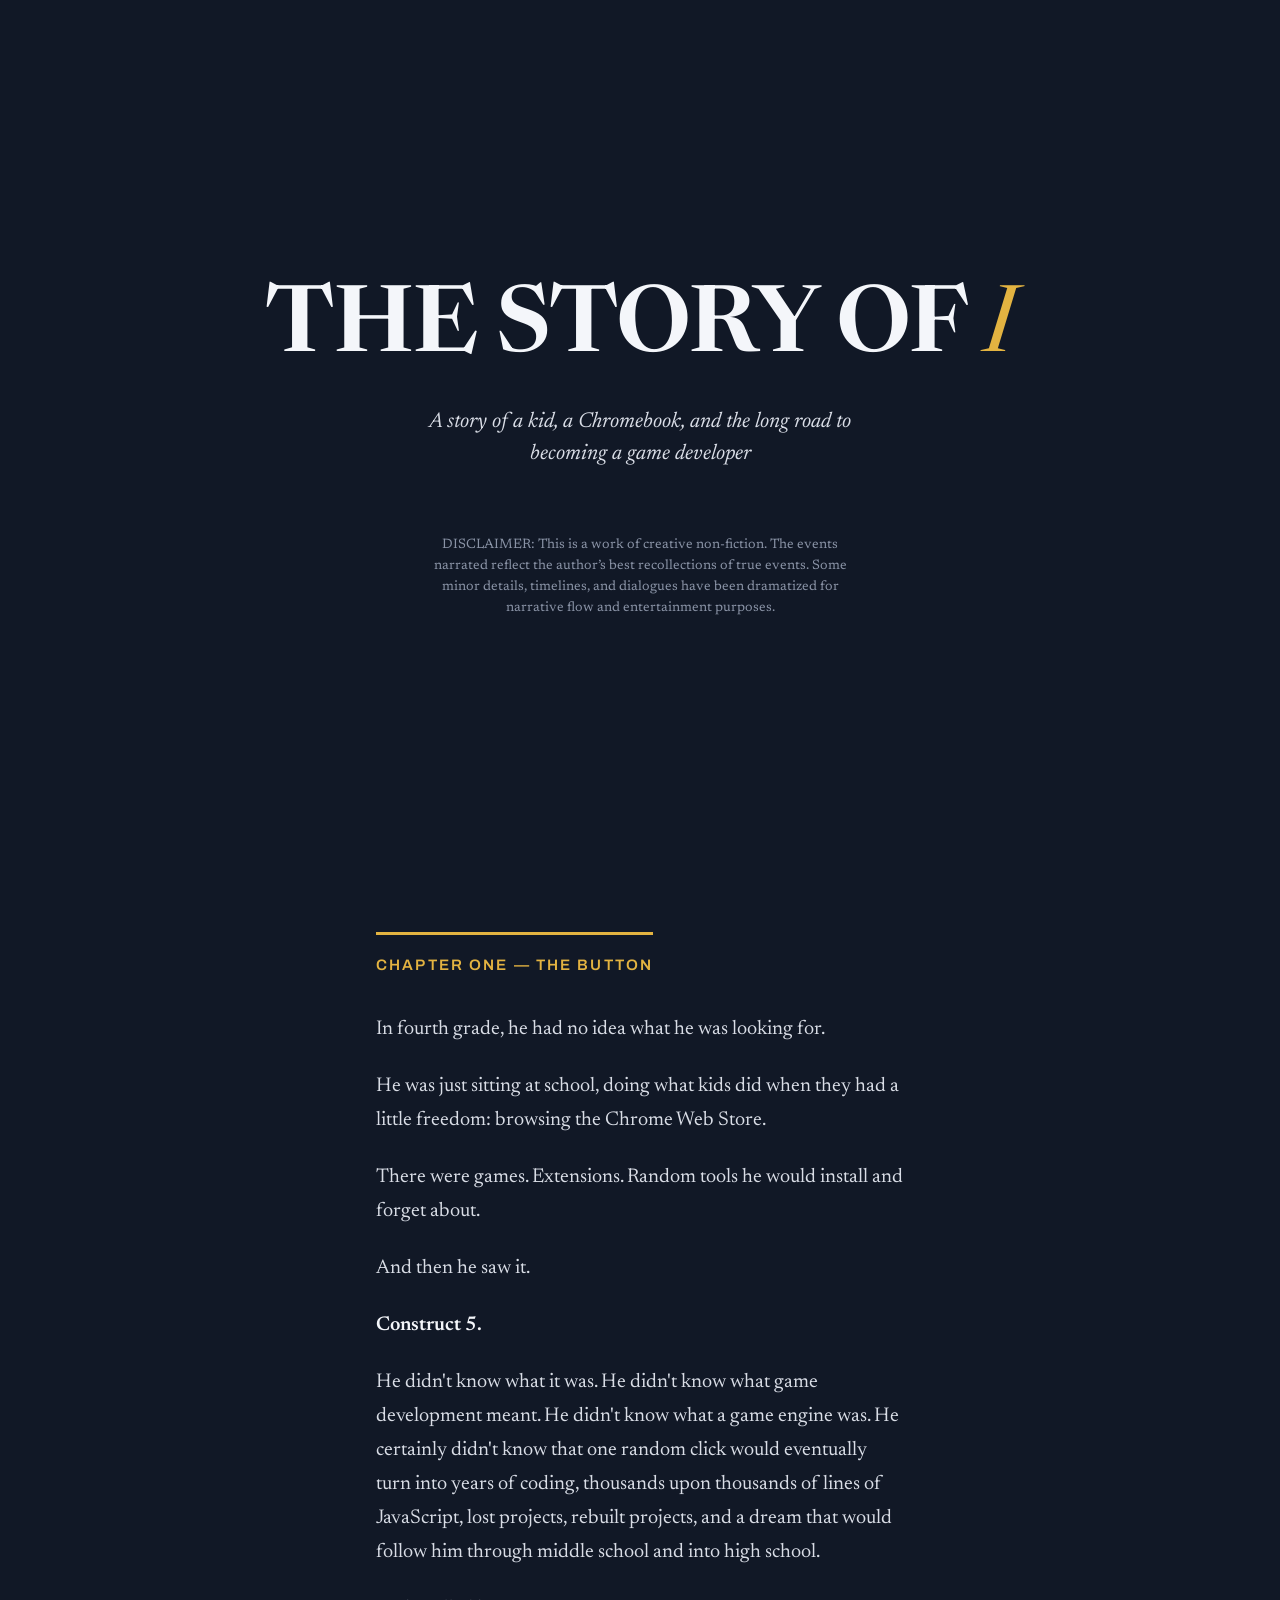
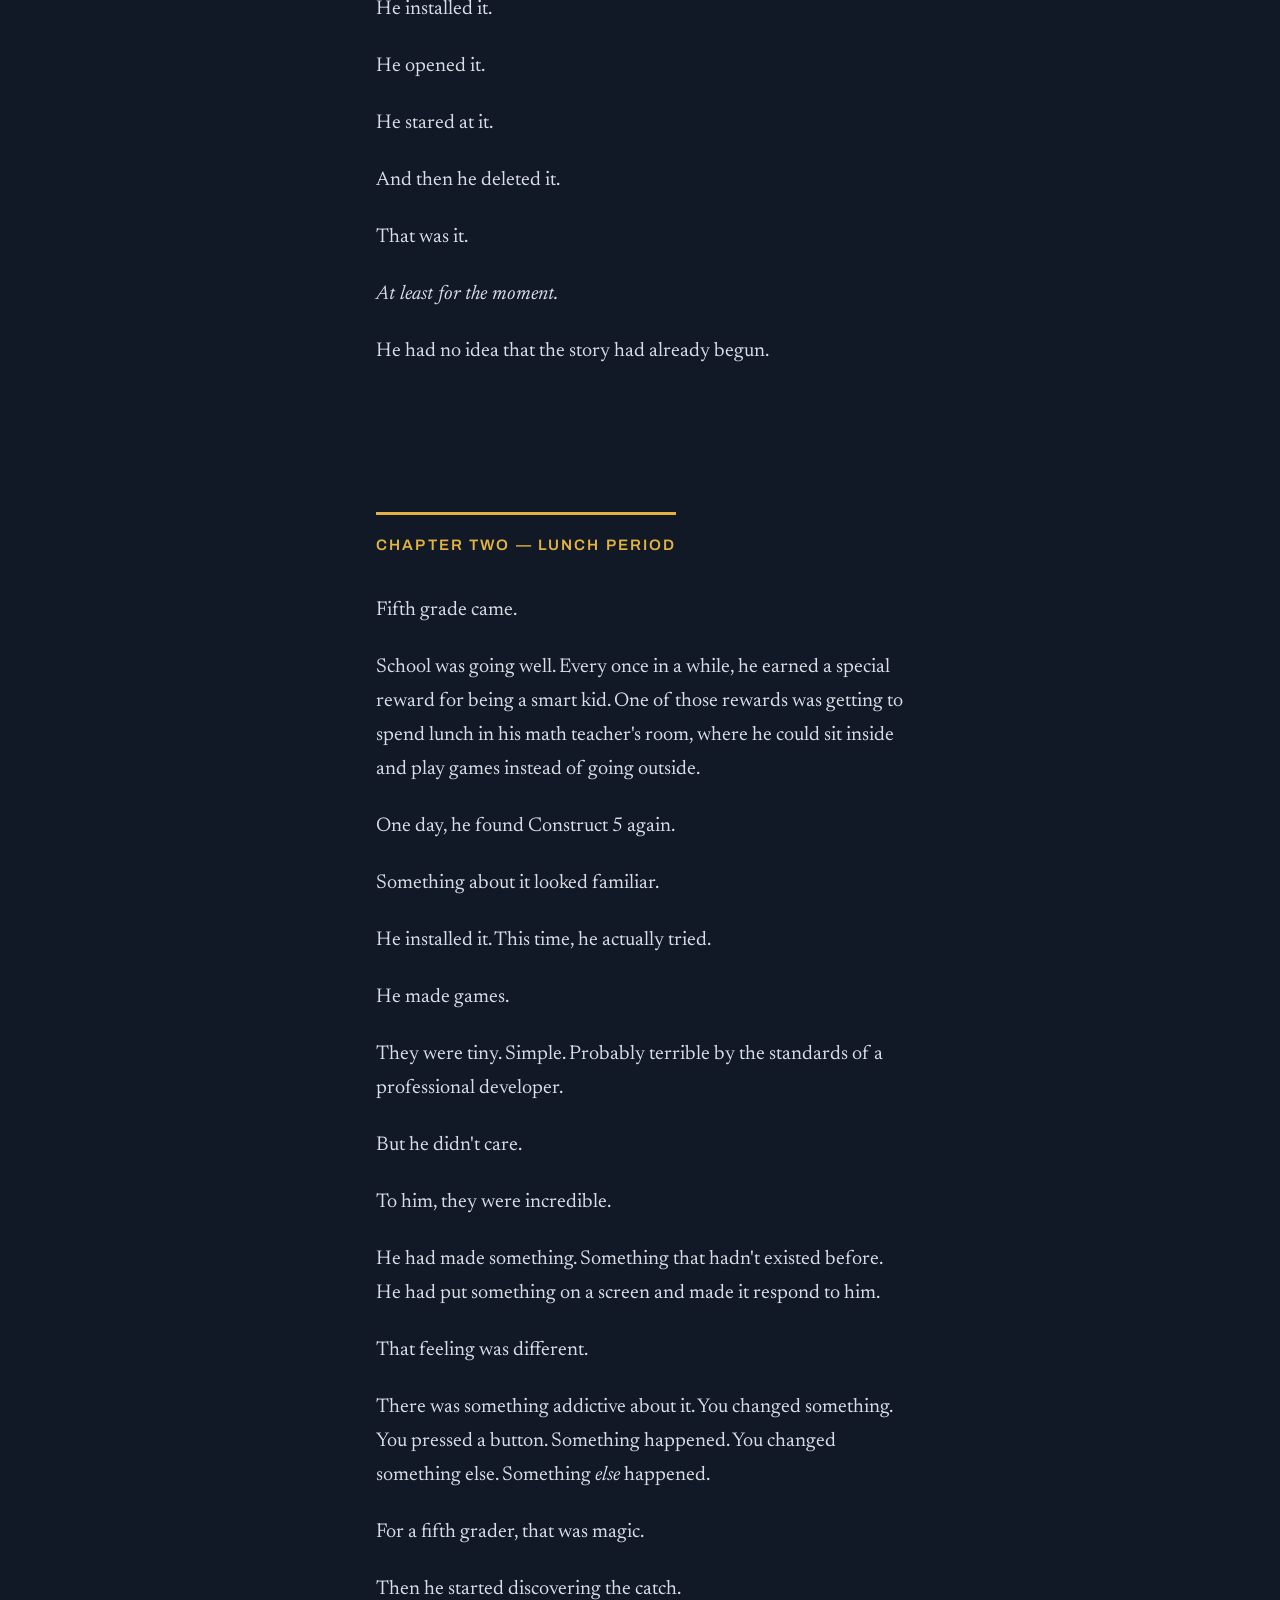
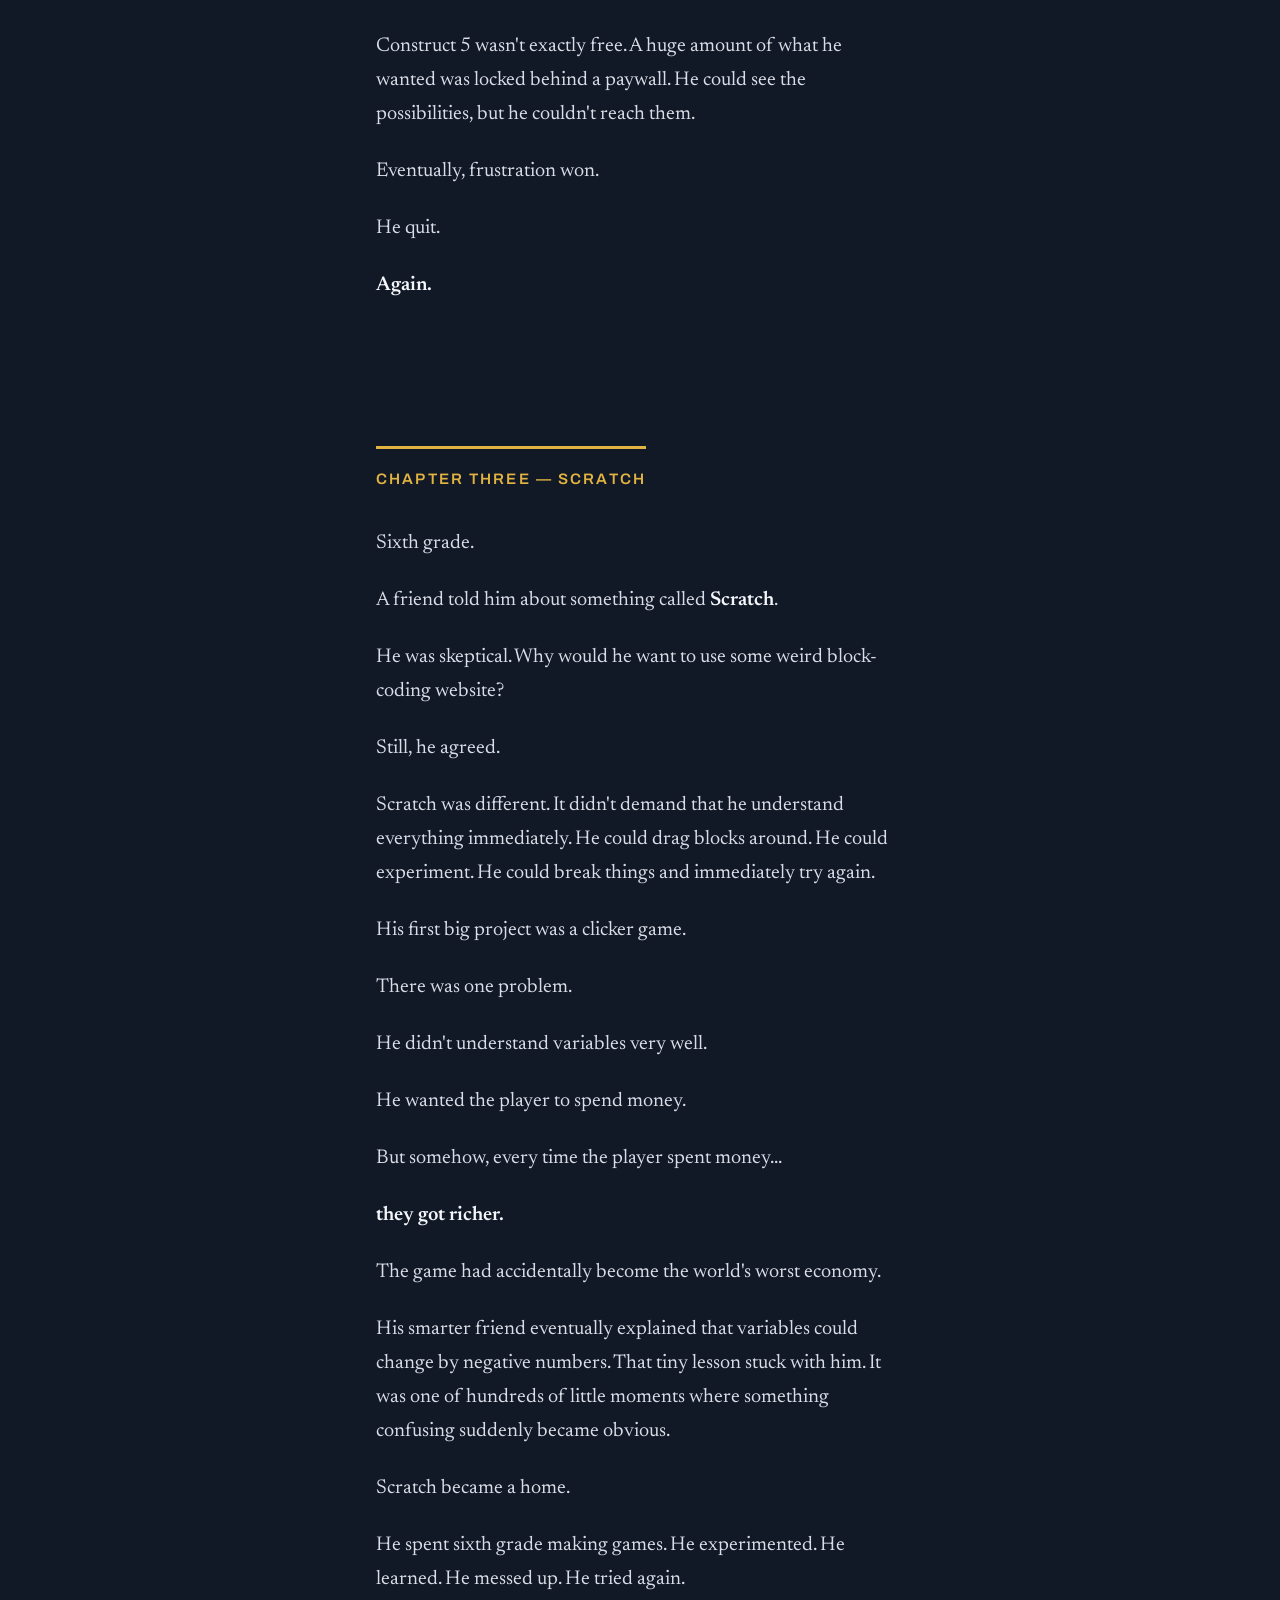
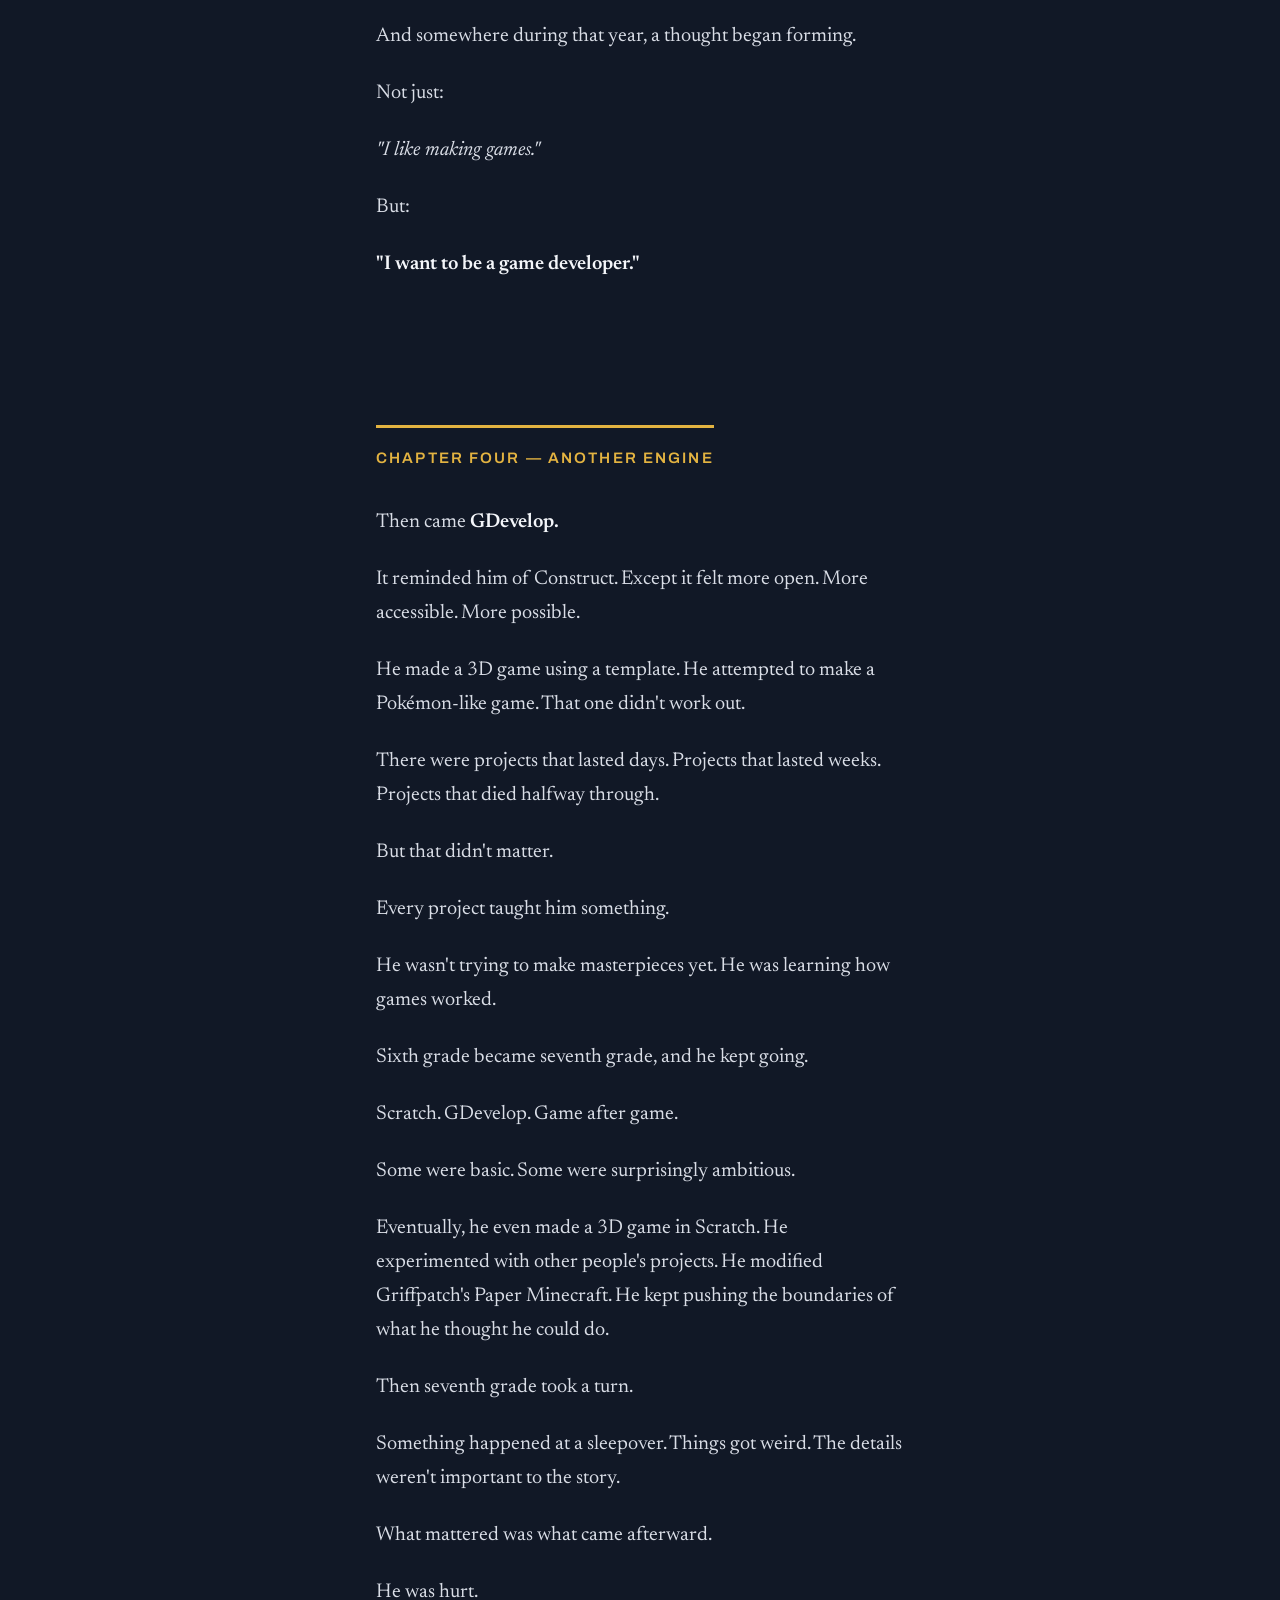
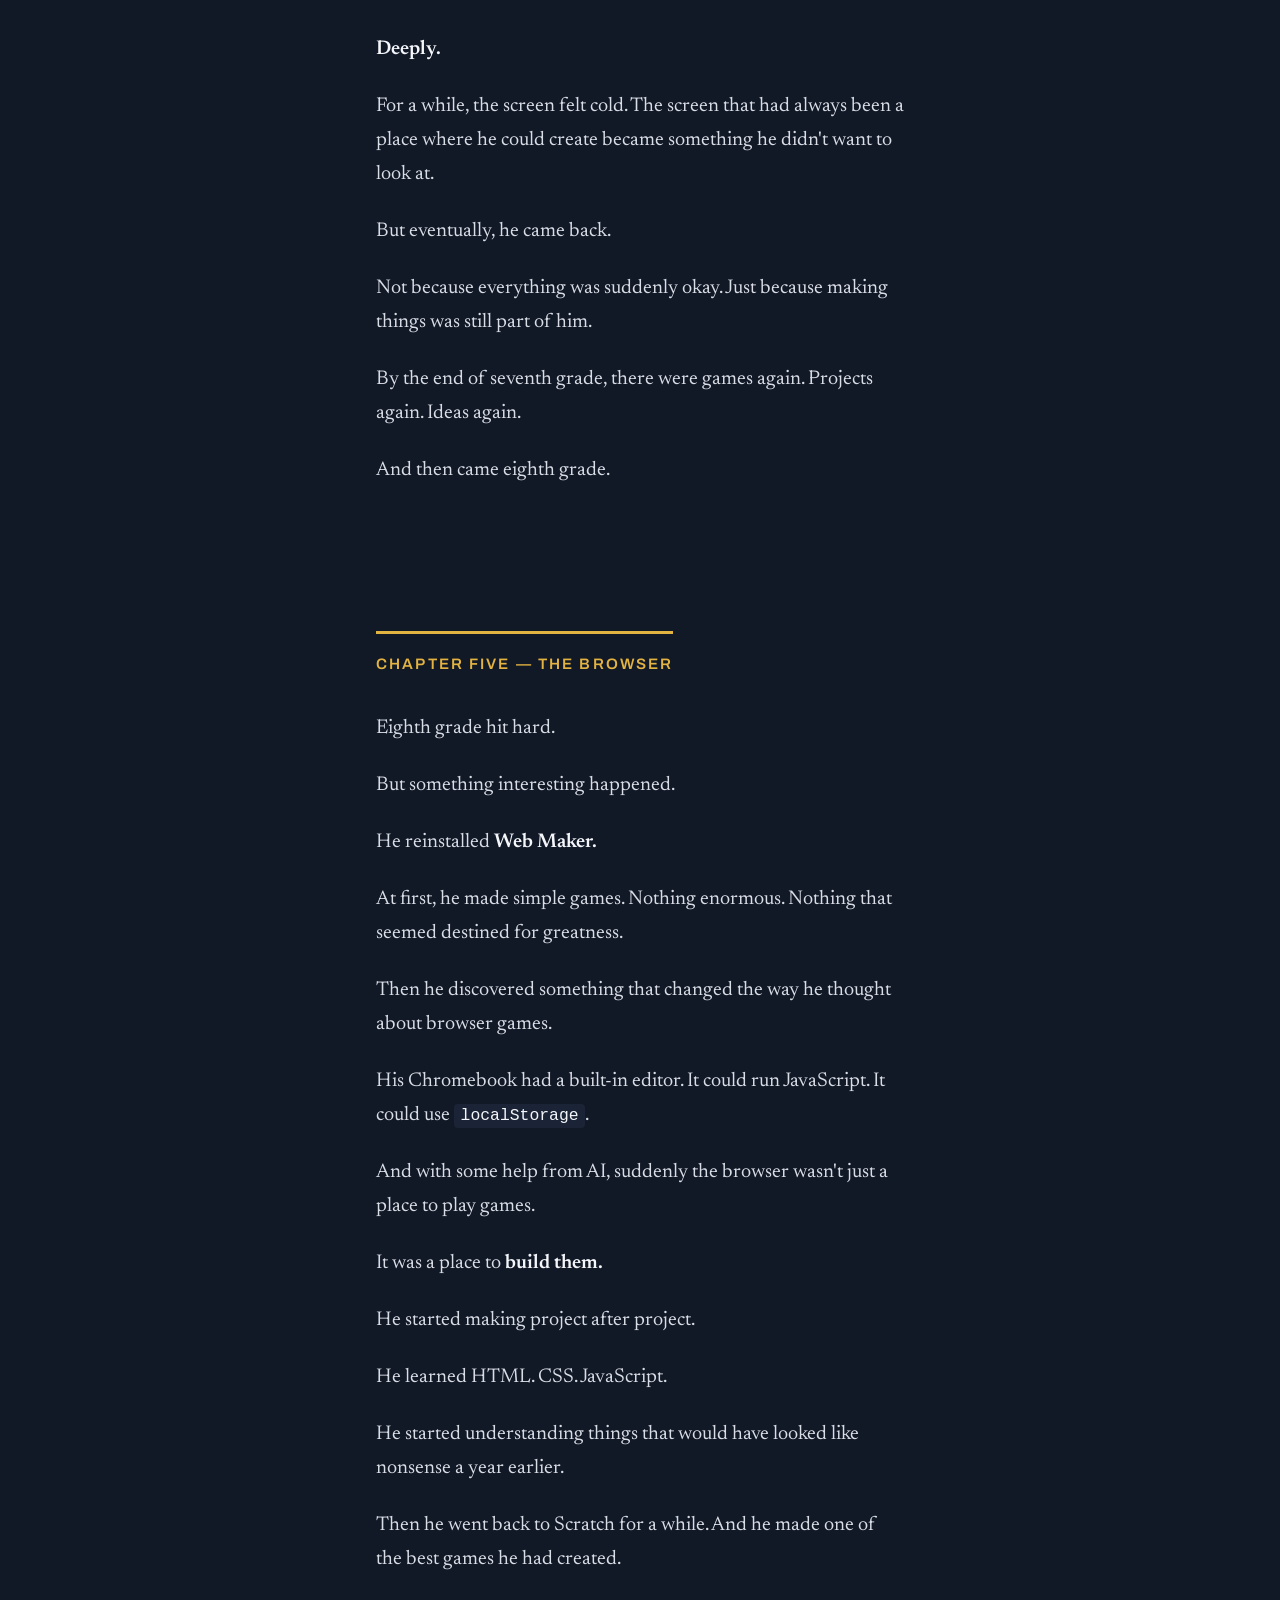
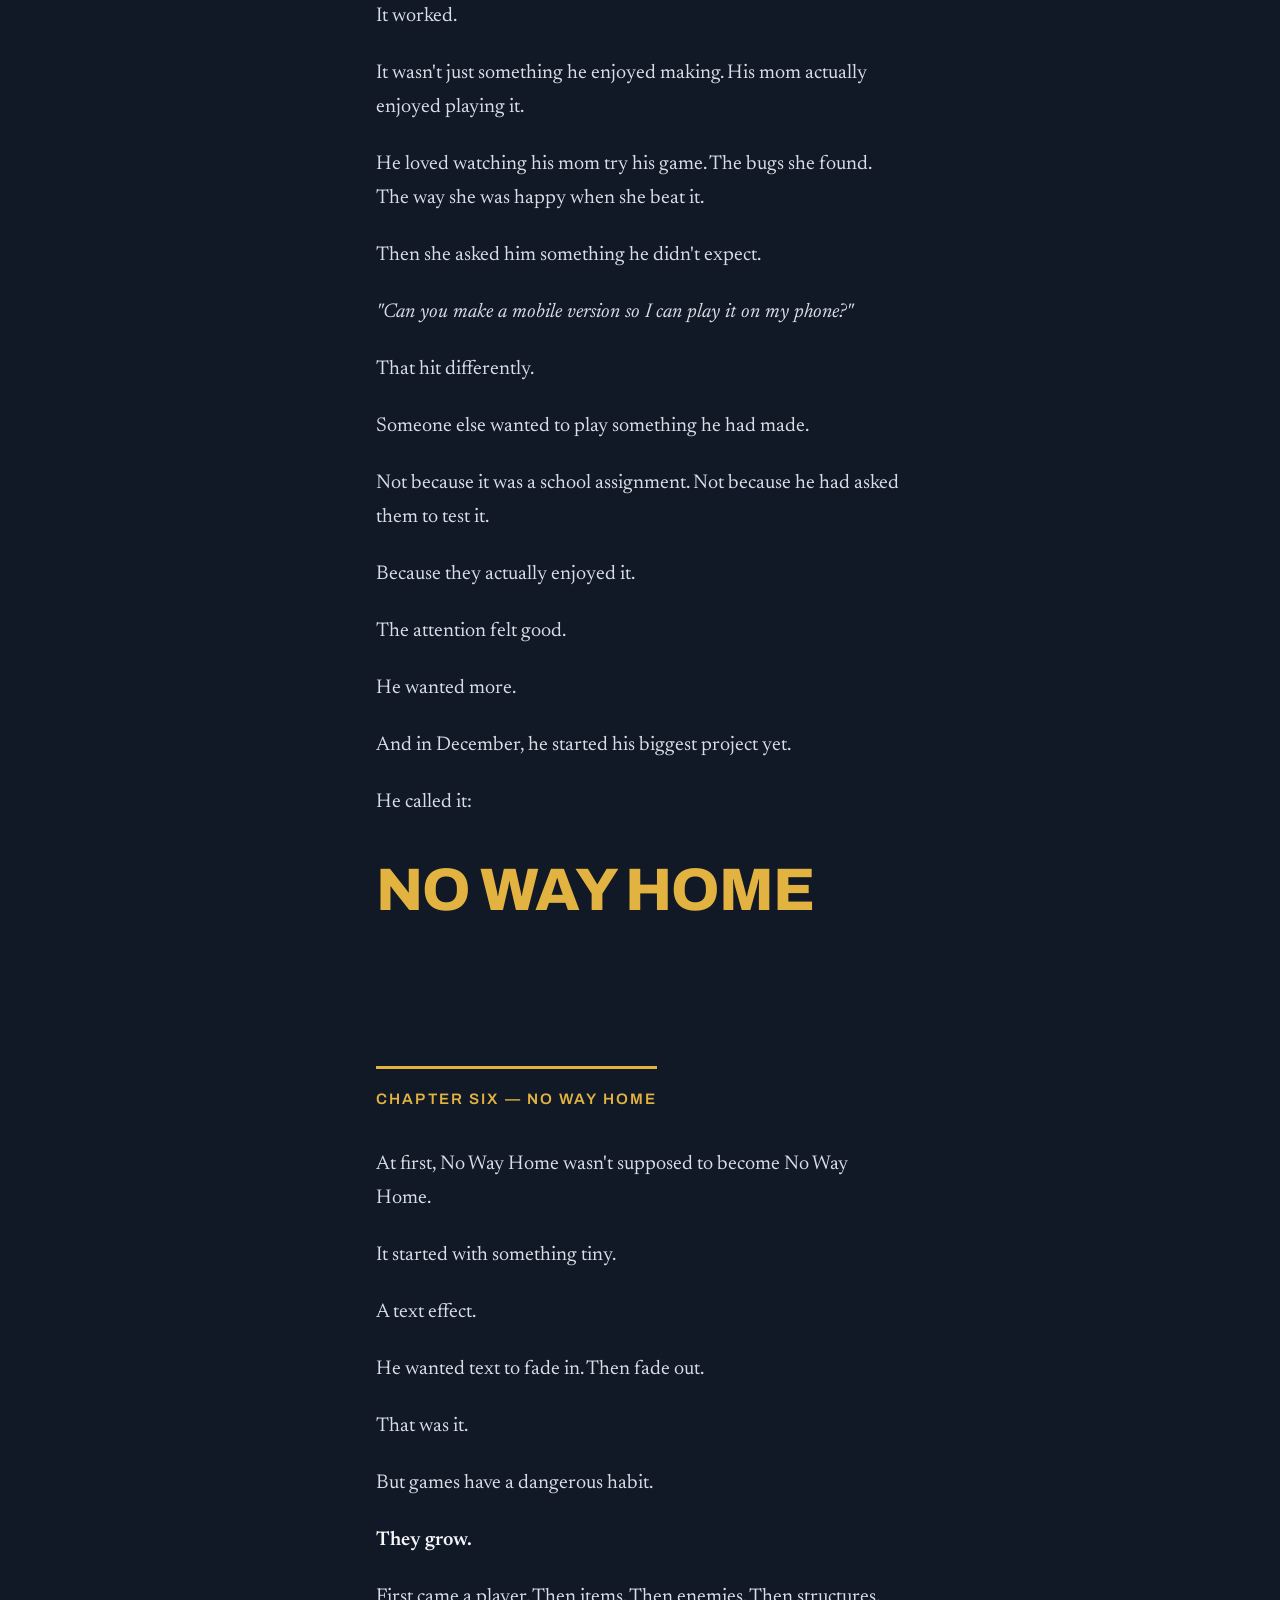
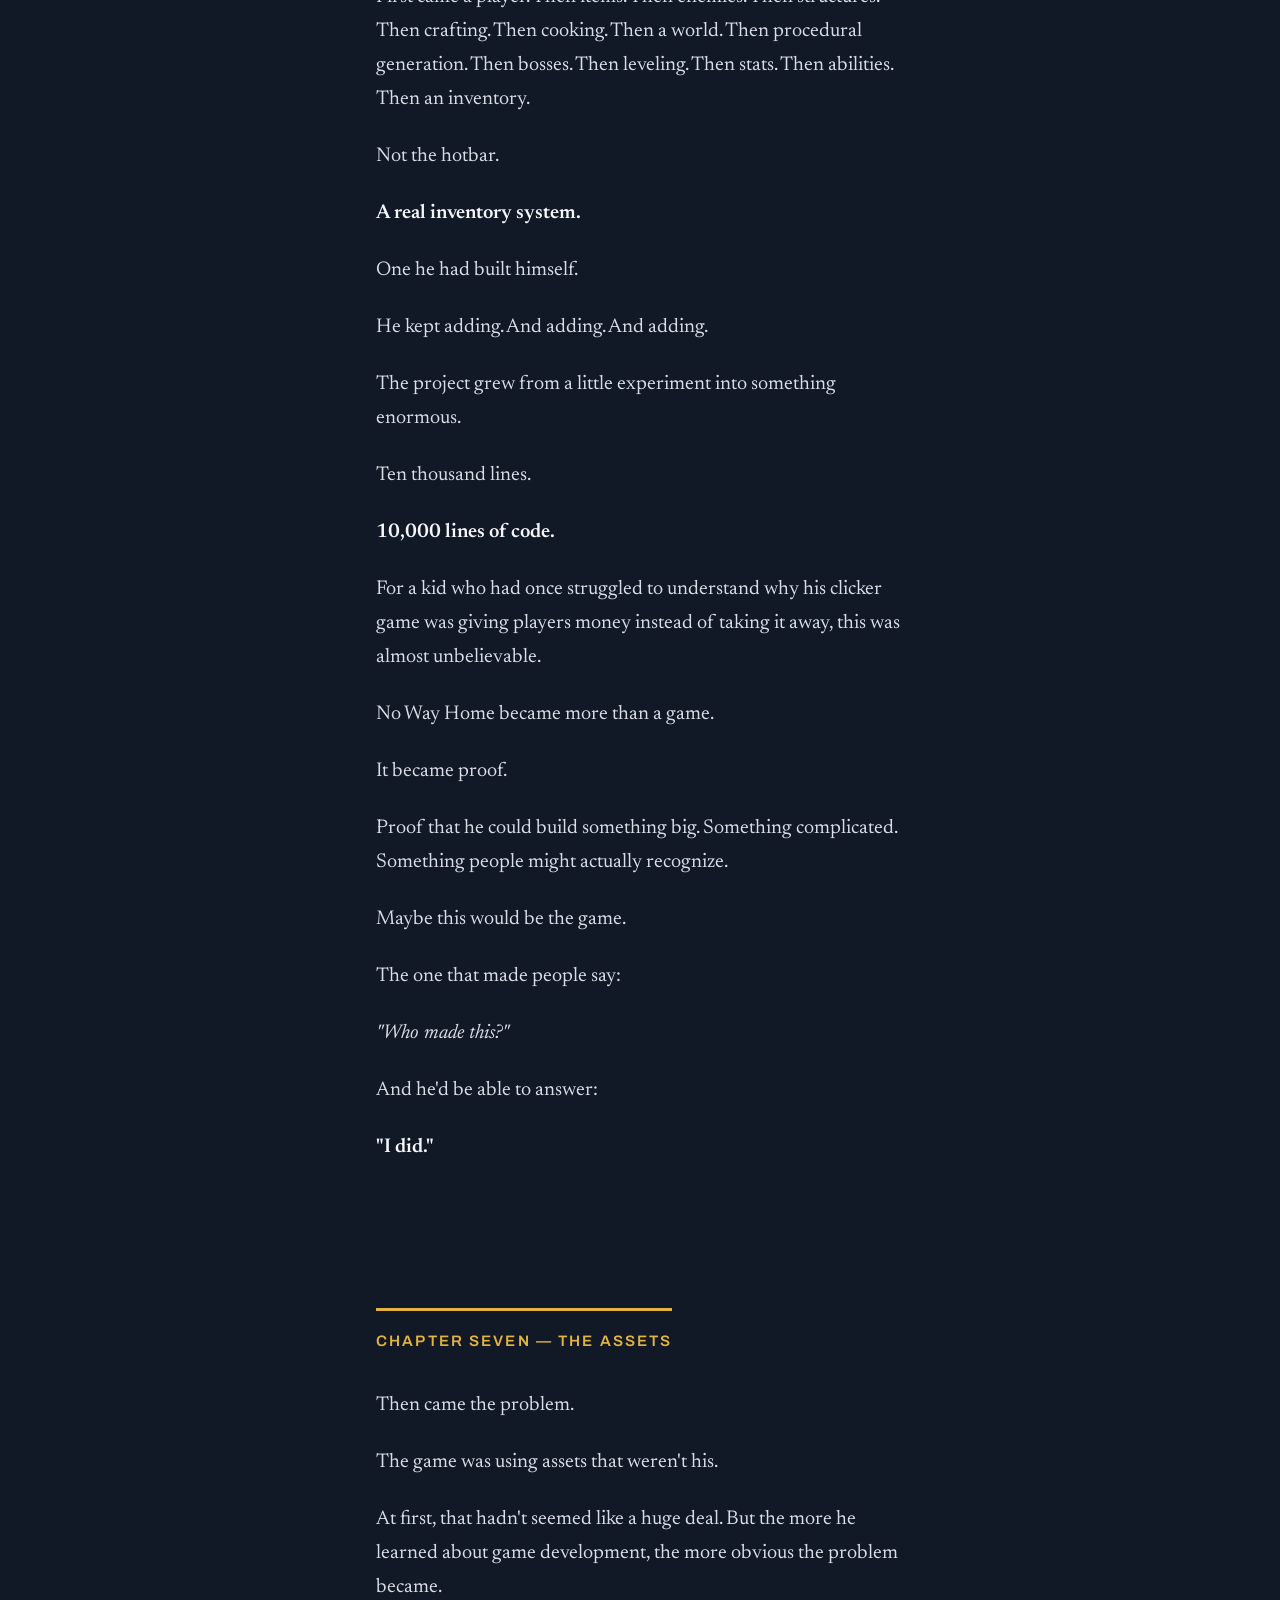
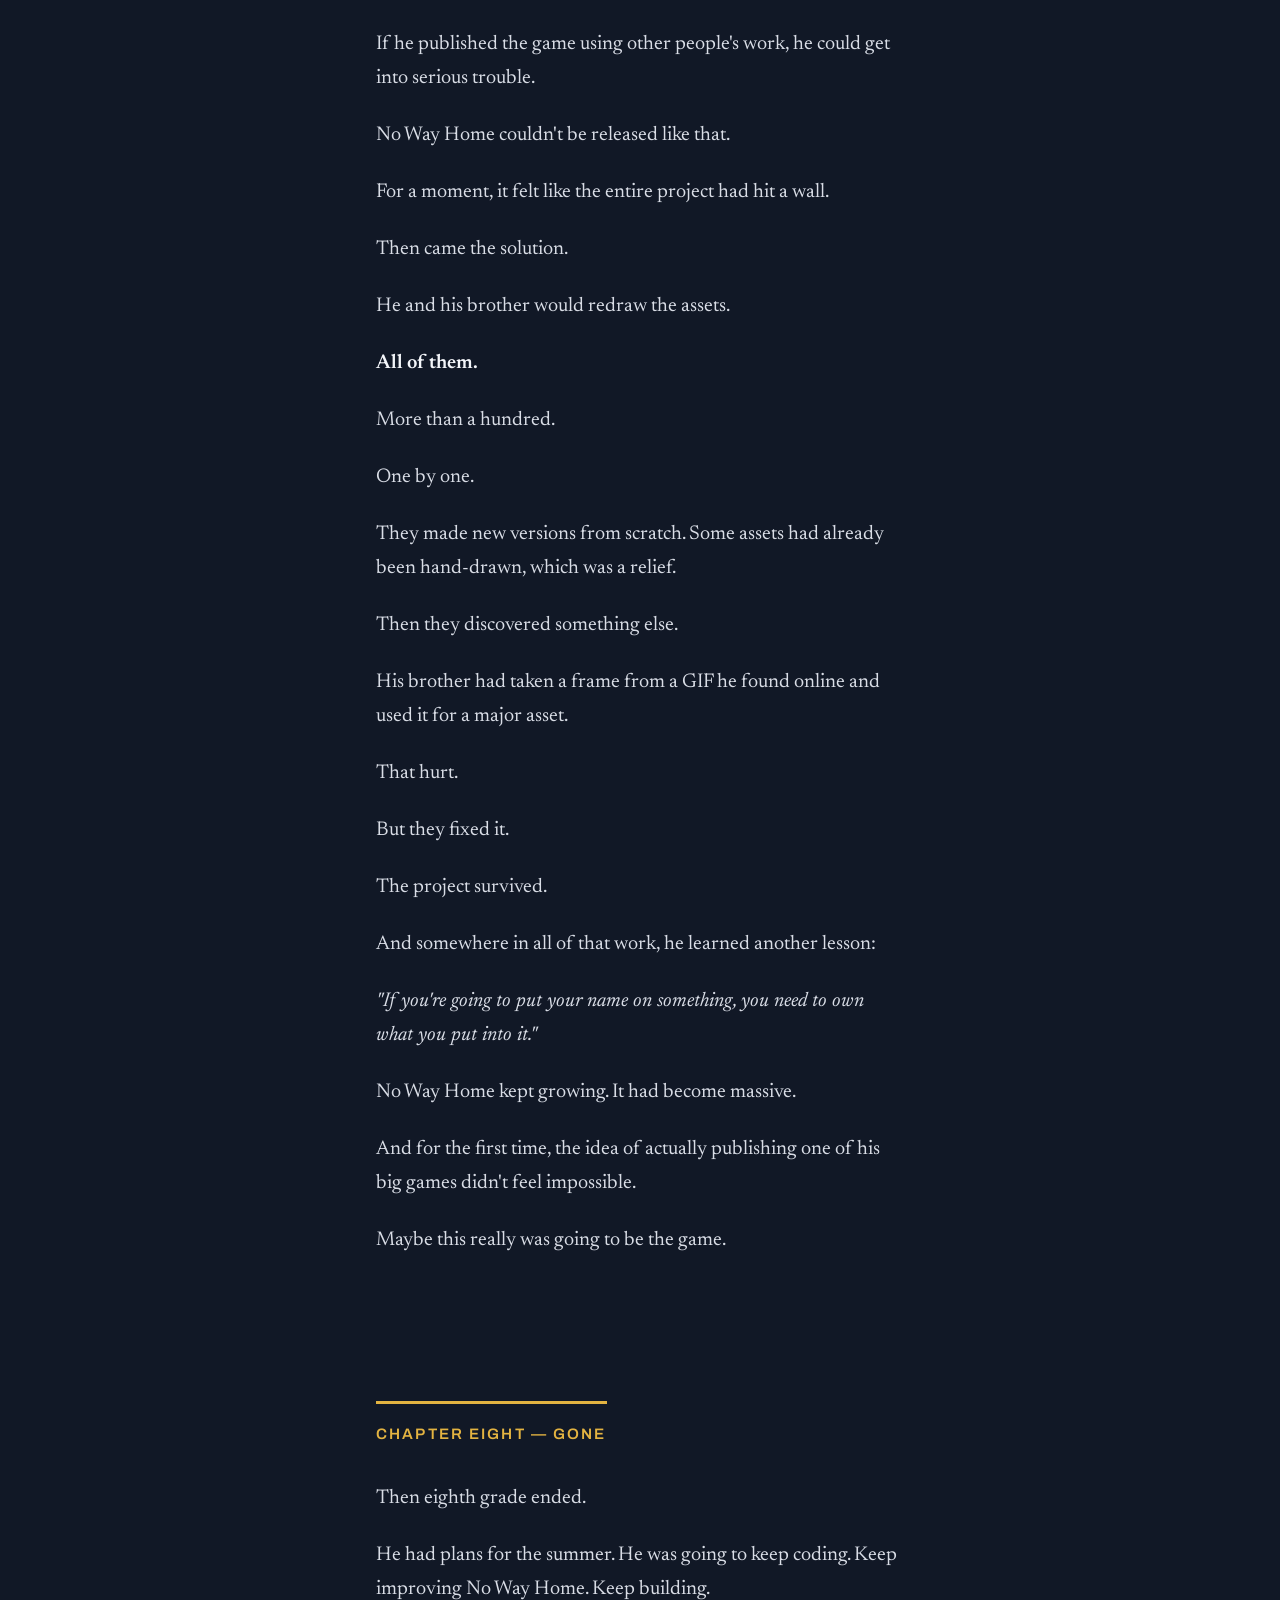
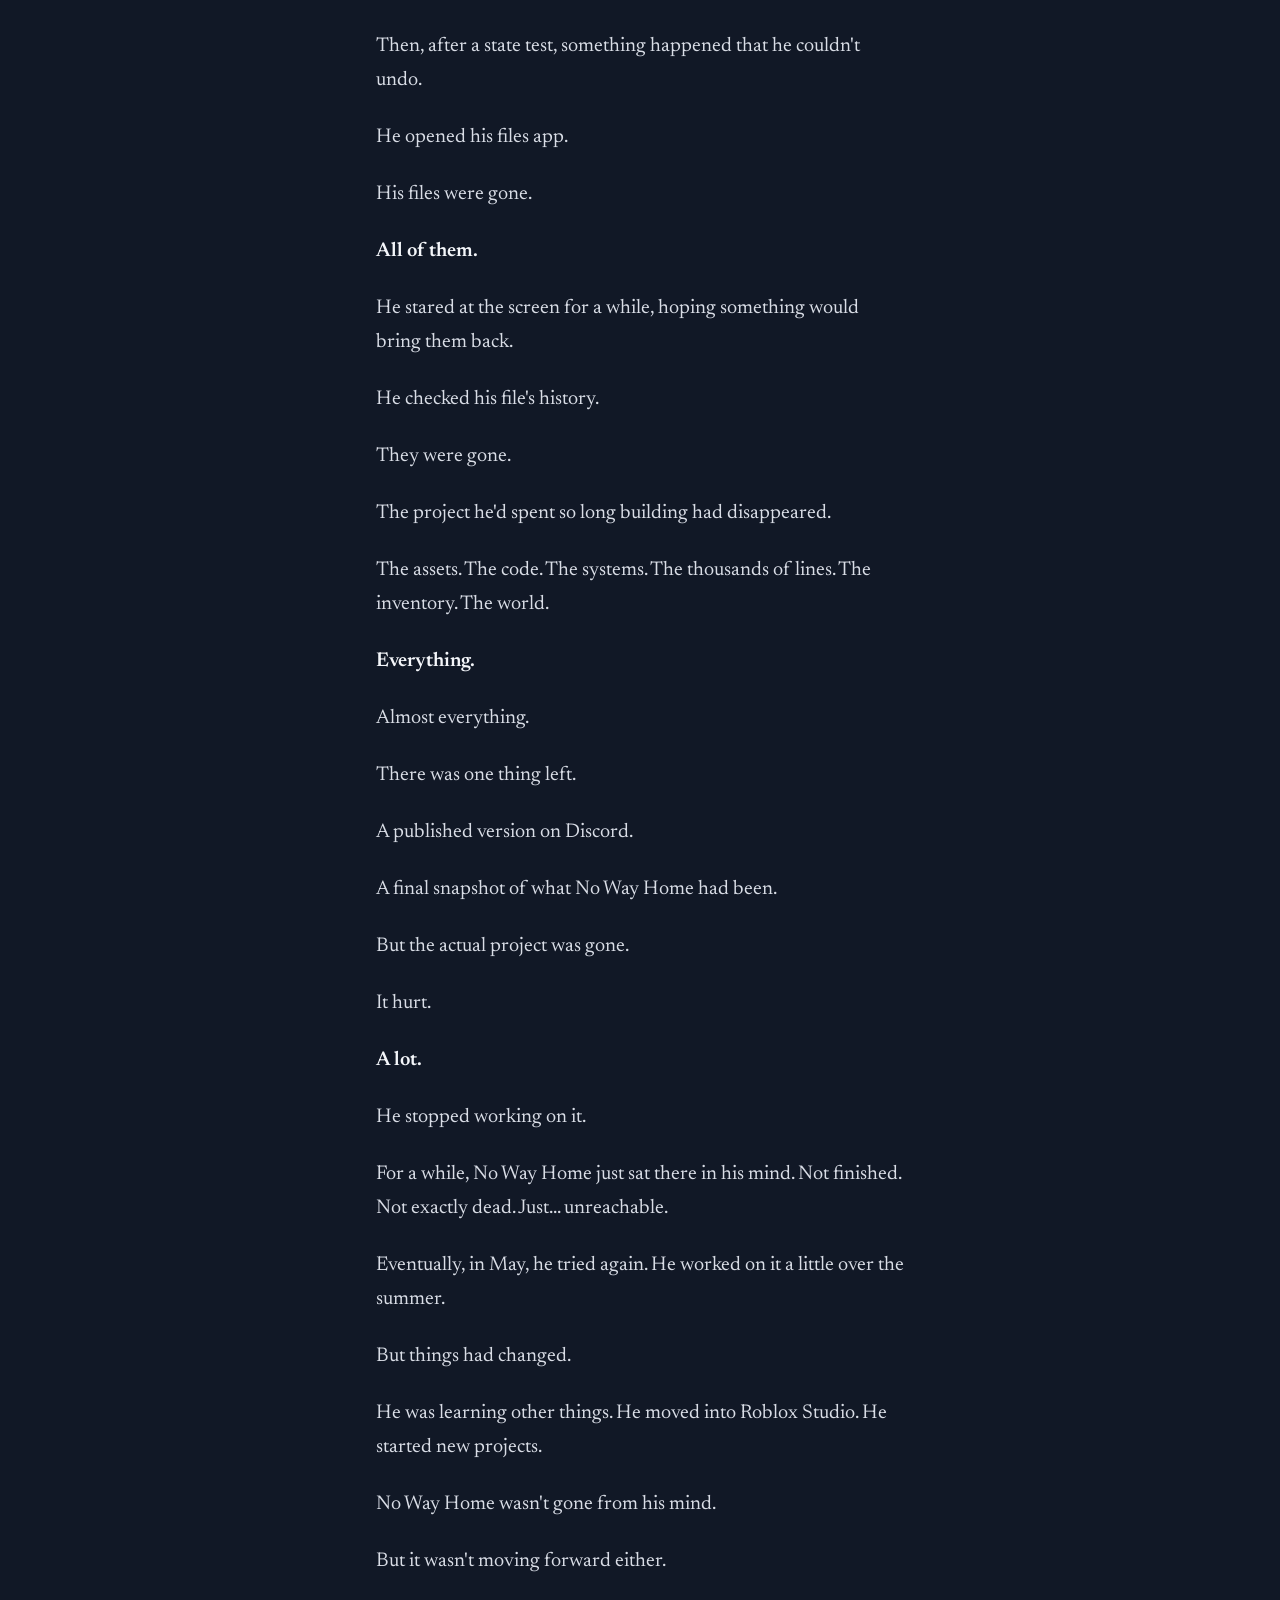
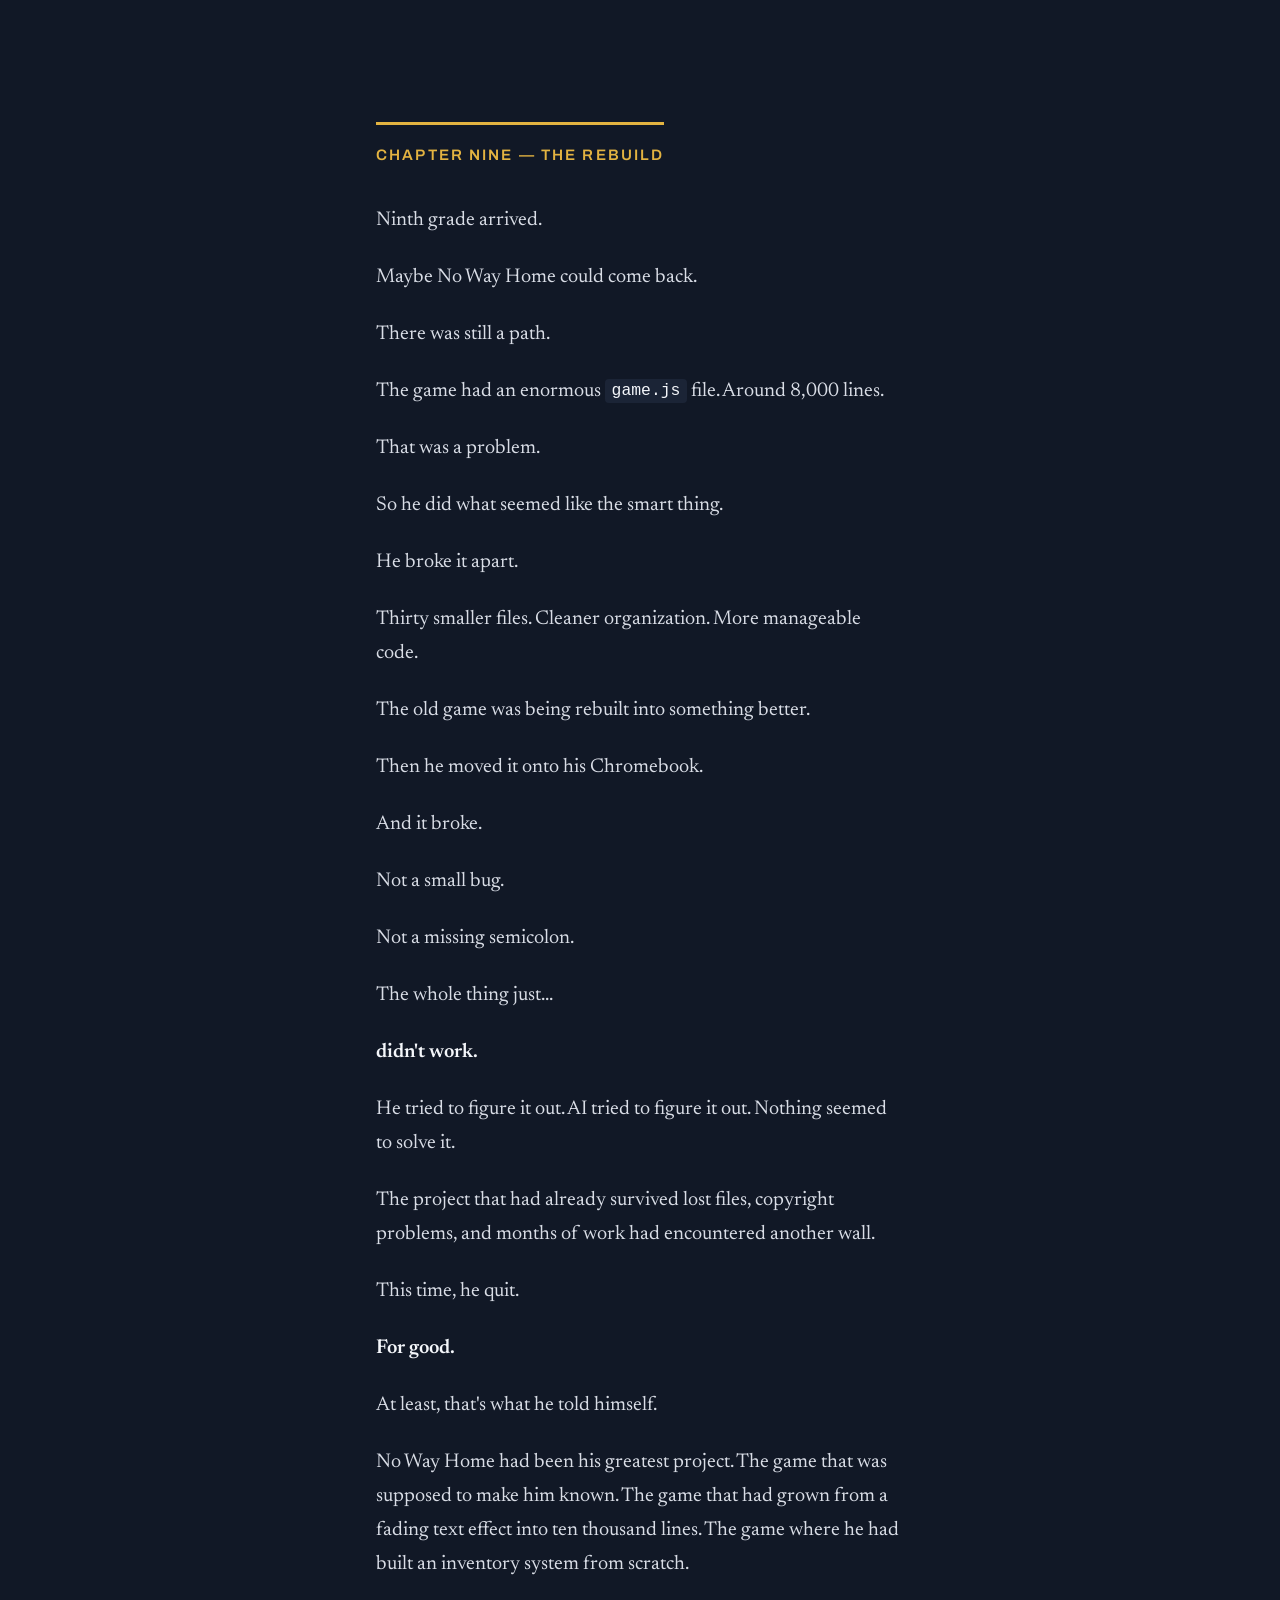
<file: index.html>
<!DOCTYPE html>
<html lang="en">
<head>
    <meta charset="UTF-8">

    <meta name="viewport" content="width=device-width, initial-scale=1.0">

    <title>The Story of I</title>

    <link rel="stylesheet" href="style.css">
</head>

<body>

    <!-- ========================================
         TITLE
    ========================================= -->

    <header class="title">
        <h1>THE STORY OF <em>I</em></h1>

        <h2>
            A story of a kid, a Chromebook, and the long road
            to becoming a game developer
        </h2>

        <p class="disclaimer">
            <em>
                DISCLAIMER: This is a work of creative non-fiction. 
                The events narrated reflect the author’s best recollections of true events. 
                Some minor details, timelines, and dialogues have been dramatized for narrative 
                flow and entertainment purposes.
            </em>
        </p>
    </header>


    <!-- ========================================
         CHAPTER ONE
    ========================================= -->

    <main>

        <section class="chapter">

            <h2>CHAPTER ONE — THE BUTTON</h2>

            <p>In fourth grade, he had no idea what he was looking for.</p>

            <p>
                He was just sitting at school, doing what kids did when
                they had a little freedom: browsing the Chrome Web Store.
            </p>

            <p>
                There were games. Extensions. Random tools he would install
                and forget about.
            </p>

            <p>And then he saw it.</p>

            <p><strong>Construct 5.</strong></p>

            <p>
                He didn't know what it was. He didn't know what game
                development meant. He didn't know what a game engine was.
                He certainly didn't know that one random click would
                eventually turn into years of coding, thousands upon
                thousands of lines of JavaScript, lost projects,
                rebuilt projects, and a dream that would follow him
                through middle school and into high school.
            </p>

            <p>He installed it.</p>

            <p>He opened it.</p>

            <p>He stared at it.</p>

            <p>And then he deleted it.</p>

            <p>That was it.</p>

            <p><em>At least for the moment.</em></p>

            <p>He had no idea that the story had already begun.</p>

        </section>


        <!-- ========================================
             CHAPTER TWO
        ========================================= -->

        <section class="chapter">

            <h2>CHAPTER TWO — LUNCH PERIOD</h2>

            <p>Fifth grade came.</p>

            <p>
                School was going well. Every once in a while, he earned
                a special reward for being a smart kid. One of those
                rewards was getting to spend lunch in his math teacher's
                room, where he could sit inside and play games instead
                of going outside.
            </p>

            <p>One day, he found Construct 5 again.</p>

            <p>Something about it looked familiar.</p>

            <p>He installed it. This time, he actually tried.</p>

            <p>He made games.</p>

            <p>
                They were tiny. Simple. Probably terrible by the standards
                of a professional developer.
            </p>

            <p>But he didn't care.</p>

            <p>To him, they were incredible.</p>

            <p>
                He had made something. Something that hadn't existed before.
                He had put something on a screen and made it respond to him.
            </p>

            <p>That feeling was different.</p>

            <p>
                There was something addictive about it. You changed
                something. You pressed a button. Something happened.
                You changed something else. Something <em>else</em> happened.
            </p>

            <p>For a fifth grader, that was magic.</p>

            <p>Then he started discovering the catch.</p>

            <p>
                Construct 5 wasn't exactly free. A huge amount of what
                he wanted was locked behind a paywall. He could see the
                possibilities, but he couldn't reach them.
            </p>

            <p>Eventually, frustration won.</p>

            <p>He quit.</p>

            <p><strong>Again.</strong></p>

        </section>


        <!-- ========================================
             CHAPTER THREE
        ========================================= -->

        <section class="chapter">

            <h2>CHAPTER THREE — SCRATCH</h2>

            <p>Sixth grade.</p>

            <p>
                A friend told him about something called <strong>Scratch</strong>.
            </p>

            <p>
                He was skeptical. Why would he want to use some weird
                block-coding website?
            </p>

            <p>Still, he agreed.</p>

            <p>
                Scratch was different. It didn't demand that he understand
                everything immediately. He could drag blocks around.
                He could experiment. He could break things and immediately
                try again.
            </p>

            <p>His first big project was a clicker game.</p>

            <p>There was one problem.</p>

            <p>He didn't understand variables very well.</p>

            <p>He wanted the player to spend money.</p>

            <p>But somehow, every time the player spent money...</p>

            <p><strong>they got richer.</strong></p>

            <p>The game had accidentally become the world's worst economy.</p>

            <p>
                His smarter friend eventually explained that variables
                could change by negative numbers. That tiny lesson stuck
                with him. It was one of hundreds of little moments where
                something confusing suddenly became obvious.
            </p>

            <p>Scratch became a home.</p>

            <p>
                He spent sixth grade making games. He experimented.
                He learned. He messed up. He tried again.
            </p>

            <p>
                And somewhere during that year, a thought began forming.
            </p>

            <p>Not just:</p>

            <p><em>"I like making games."</em></p>

            <p>But:</p>

            <p><strong>"I want to be a game developer."</strong></p>

        </section>


        <!-- ========================================
             CHAPTER FOUR
        ========================================= -->

        <section class="chapter">

            <h2>CHAPTER FOUR — ANOTHER ENGINE</h2>

            <p>Then came <strong>GDevelop.</strong></p>

            <p>
                It reminded him of Construct. Except it felt more open.
                More accessible. More possible.
            </p>

            <p>
                He made a 3D game using a template. He attempted to make
                a Pokémon-like game. That one didn't work out.
            </p>

            <p>
                There were projects that lasted days. Projects that lasted
                weeks. Projects that died halfway through.
            </p>

            <p>But that didn't matter.</p>

            <p>Every project taught him something.</p>

            <p>
                He wasn't trying to make masterpieces yet. He was learning
                how games worked.
            </p>

            <p>
                Sixth grade became seventh grade, and he kept going.
            </p>

            <p>Scratch. GDevelop. Game after game.</p>

            <p>
                Some were basic. Some were surprisingly ambitious.
            </p>

            <p>
                Eventually, he even made a 3D game in Scratch. He
                experimented with other people's projects. He modified
                Griffpatch's Paper Minecraft. He kept pushing the boundaries
                of what he thought he could do.
            </p>

            <p>Then seventh grade took a turn.</p>

            <p>
                Something happened at a sleepover. Things got weird.
                The details weren't important to the story.
            </p>

            <p>What mattered was what came afterward.</p>

            <p>He was hurt.</p>

            <p><strong>Deeply.</strong></p>

            <p>
                For a while, the screen felt cold. The screen that had
                always been a place where he could create became something
                he didn't want to look at.
            </p>

            <p>But eventually, he came back.</p>

            <p>
                Not because everything was suddenly okay. Just because
                making things was still part of him.
            </p>

            <p>
                By the end of seventh grade, there were games again.
                Projects again. Ideas again.
            </p>

            <p>And then came eighth grade.</p>

        </section>


        <!-- ========================================
             CHAPTER FIVE
        ========================================= -->

        <section class="chapter">

            <h2>CHAPTER FIVE — THE BROWSER</h2>

            <p>Eighth grade hit hard.</p>

            <p>But something interesting happened.</p>

            <p>He reinstalled <strong>Web Maker.</strong></p>

            <p>
                At first, he made simple games. Nothing enormous.
                Nothing that seemed destined for greatness.
            </p>

            <p>
                Then he discovered something that changed the way he
                thought about browser games.
            </p>

            <p>
                His Chromebook had a built-in editor. It could run
                JavaScript. It could use <code>localStorage</code>.
            </p>

            <p>
                And with some help from AI, suddenly the browser wasn't
                just a place to play games.
            </p>

            <p>It was a place to <strong>build them.</strong></p>

            <p>He started making project after project.</p>

            <p>He learned HTML. CSS. JavaScript.</p>

            <p>
                He started understanding things that would have looked
                like nonsense a year earlier.
            </p>

            <p>
                Then he went back to Scratch for a while. And he made
                one of the best games he had created.
            </p>

            <p>It worked.</p>

            <p>
                It wasn't just something he enjoyed making. His mom
                actually enjoyed playing it.
            </p>

            <p>
                He loved watching his mom try his game. The bugs she
                found. The way she was happy when she beat it.
            </p>

            <p>Then she asked him something he didn't expect.</p>

            <p>
                <em>"Can you make a mobile version so I can play it
                on my phone?"</em>
            </p>

            <p>That hit differently.</p>

            <p>Someone else wanted to play something he had made.</p>

            <p>
                Not because it was a school assignment. Not because he
                had asked them to test it.
            </p>

            <p>Because they actually enjoyed it.</p>

            <p>The attention felt good.</p>

            <p>He wanted more.</p>

            <p>And in December, he started his biggest project yet.</p>

            <p>He called it:</p>

            <h3>NO WAY HOME</h3>

        </section>


        <!-- ========================================
             CHAPTER SIX
        ========================================= -->

        <section class="chapter">

            <h2>CHAPTER SIX — NO WAY HOME</h2>

            <p>
                At first, No Way Home wasn't supposed to become No Way Home.
            </p>

            <p>It started with something tiny.</p>

            <p>A text effect.</p>

            <p>He wanted text to fade in. Then fade out.</p>

            <p>That was it.</p>

            <p>But games have a dangerous habit.</p>

            <p><strong>They grow.</strong></p>

            <p>
                First came a player. Then items. Then enemies. Then
                structures. Then crafting. Then cooking. Then a world.
                Then procedural generation. Then bosses. Then leveling.
                Then stats. Then abilities. Then an inventory.
            </p>

            <p>Not the hotbar.</p>

            <p><strong>A real inventory system.</strong></p>

            <p>One he had built himself.</p>

            <p>He kept adding. And adding. And adding.</p>

            <p>
                The project grew from a little experiment into something enormous.
            </p>

            <p>Ten thousand lines.</p>

            <p><strong>10,000 lines of code.</strong></p>

            <p>
                For a kid who had once struggled to understand why his
                clicker game was giving players money instead of taking
                it away, this was almost unbelievable.
            </p>

            <p>No Way Home became more than a game.</p>

            <p>It became proof.</p>

            <p>
                Proof that he could build something big. Something complicated.
                Something people might actually recognize.
            </p>

            <p>Maybe this would be the game.</p>

            <p>The one that made people say:</p>

            <p><em>"Who made this?"</em></p>

            <p>And he'd be able to answer:</p>

            <p><strong>"I did."</strong></p>

        </section>


        <!-- ========================================
             CHAPTER SEVEN
        ========================================= -->

        <section class="chapter">

            <h2>CHAPTER SEVEN — THE ASSETS</h2>

            <p>Then came the problem.</p>

            <p>The game was using assets that weren't his.</p>

            <p>
                At first, that hadn't seemed like a huge deal. But the
                more he learned about game development, the more obvious
                the problem became.
            </p>

            <p>
                If he published the game using other people's work,
                he could get into serious trouble.
            </p>

            <p>No Way Home couldn't be released like that.</p>

            <p>
                For a moment, it felt like the entire project had hit a wall.
            </p>

            <p>Then came the solution.</p>

            <p>He and his brother would redraw the assets.</p>

            <p><strong>All of them.</strong></p>

            <p>More than a hundred.</p>

            <p>One by one.</p>

            <p>
                They made new versions from scratch. Some assets had
                already been hand-drawn, which was a relief.
            </p>

            <p>Then they discovered something else.</p>

            <p>
                His brother had taken a frame from a GIF he found online
                and used it for a major asset.
            </p>

            <p>That hurt.</p>

            <p>But they fixed it.</p>

            <p>The project survived.</p>

            <p>
                And somewhere in all of that work, he learned another lesson:
            </p>

            <p>
                <em>
                    "If you're going to put your name on something,
                    you need to own what you put into it."
                </em>
            </p>

            <p>
                No Way Home kept growing. It had become massive.
            </p>

            <p>
                And for the first time, the idea of actually publishing
                one of his big games didn't feel impossible.
            </p>

            <p>Maybe this really was going to be the game.</p>

        </section>


        <!-- ========================================
             CHAPTER EIGHT
        ========================================= -->

        <section class="chapter">

            <h2>CHAPTER EIGHT — GONE</h2>

            <p>Then eighth grade ended.</p>

            <p>
                He had plans for the summer. He was going to keep coding.
                Keep improving No Way Home. Keep building.
            </p>

            <p>
                Then, after a state test, something happened that he
                couldn't undo.
            </p>

            <p>He opened his files app.</p>

            <p>His files were gone.</p>

            <p><strong>All of them.</strong></p>

            <p>
                He stared at the screen for a while, hoping something
                would bring them back.
            </p>

            <p>He checked his file's history.</p>

            <p>They were gone.</p>

            <p>
                The project he'd spent so long building had disappeared.
            </p>

            <p>
                The assets. The code. The systems. The thousands of lines.
                The inventory. The world.
            </p>

            <p><strong>Everything.</strong></p>

            <p>Almost everything.</p>

            <p>There was one thing left.</p>

            <p>A published version on Discord.</p>

            <p>
                A final snapshot of what No Way Home had been.
            </p>

            <p>But the actual project was gone.</p>

            <p>It hurt.</p>

            <p><strong>A lot.</strong></p>

            <p>He stopped working on it.</p>

            <p>
                For a while, No Way Home just sat there in his mind.
                Not finished. Not exactly dead. Just... unreachable.
            </p>

            <p>
                Eventually, in May, he tried again. He worked on it a
                little over the summer.
            </p>

            <p>But things had changed.</p>

            <p>
                He was learning other things. He moved into Roblox Studio.
                He started new projects.
            </p>

            <p>No Way Home wasn't gone from his mind.</p>

            <p>But it wasn't moving forward either.</p>

        </section>


        <!-- ========================================
             CHAPTER NINE
        ========================================= -->

        <section class="chapter">

            <h2>CHAPTER NINE — THE REBUILD</h2>

            <p>Ninth grade arrived.</p>

            <p>Maybe No Way Home could come back.</p>

            <p>There was still a path.</p>

            <p>
                The game had an enormous <code>game.js</code> file.
                Around 8,000 lines.
            </p>

            <p>That was a problem.</p>

            <p>So he did what seemed like the smart thing.</p>

            <p>He broke it apart.</p>

            <p>
                Thirty smaller files. Cleaner organization. More manageable code.
            </p>

            <p>The old game was being rebuilt into something better.</p>

            <p>Then he moved it onto his Chromebook.</p>

            <p>And it broke.</p>

            <p>Not a small bug.</p>

            <p>Not a missing semicolon.</p>

            <p>The whole thing just...</p>

            <p><strong>didn't work.</strong></p>

            <p>
                He tried to figure it out. AI tried to figure it out.
                Nothing seemed to solve it.
            </p>

            <p>
                The project that had already survived lost files, copyright
                problems, and months of work had encountered another wall.
            </p>

            <p>This time, he quit.</p>

            <p><strong>For good.</strong></p>

            <p>At least, that's what he told himself.</p>

            <p>
                No Way Home had been his greatest project. The game that
                was supposed to make him known. The game that had grown
                from a fading text effect into ten thousand lines. The
                game where he had built an inventory system from scratch.
            </p>

            <p>And now it was broken.</p>

            <p>The original project was gone.</p>

            <p>The rebuilt version was broken.</p>

            <p>The chapter seemed finished.</p>

        </section>


        <!-- ========================================
             CHAPTER TEN
        ========================================= -->

        <section class="chapter">

            <h2>CHAPTER TEN — RABBITLABS</h2>

            <p>But developers have a strange problem.</p>

            <p><strong>They don't know how to stop making things.</strong></p>

            <p>He started another project.</p>

            <p><strong>RabbitLabs.</strong></p>

            <p>A breeding simulator with combat elements.</p>

            <p>
                Rabbits spawned. They moved. They generated coins.
                There was a shop. Eggs. Different rabbits. Systems
                began connecting to each other.
            </p>

            <p>It became another big project.</p>

            <p>Not No Way Home.</p>

            <p>But still something.</p>

            <p>Then he discovered another world.</p>

            <p>MMO games.</p>

            <p>Multiplayer.</p>

            <p>
                What if instead of making a game where one person explored
                a world...
            </p>

            <p>
                he made a game where <strong>multiple people existed
                in the same world?</strong>
            </p>

            <p>That thought wouldn't leave.</p>

            <p>RabbitLabs was paused.</p>

            <p>And a new idea appeared.</p>

        </section>


        <!-- ========================================
             CHAPTER ELEVEN
        ========================================= -->

        <section class="chapter">

            <h2>CHAPTER ELEVEN — FROKO.IO</h2>

            <p>It started as another browser game.</p>

            <p>HTML. CSS. JavaScript.</p>

            <p>Then came the multiplayer part.</p>

            <p>That meant something new.</p>

            <p>
                A server. Node.js. Socket.IO. Rooms. Players. Synchronization.
            </p>

            <p>The project eventually became:</p>

            <h3>FroKo.io</h3>

            <p>A real-time top-down multiplayer shooter.</p>

            <p>
                Players could create rooms. Join rooms. Become hosts.
                See each other's usernames. Move around. Aim. Shoot.
                Take damage. Die. Respawn. Fight across rounds.
            </p>

            <p>
                There were obstacles. Bullets. Health. Ammo. Spectators.
                Game states. A lobby. A server. A real public deployment.
            </p>

            <p>
                It was hosted on Railway. The frontend lived on GitHub Pages.
            </p>

            <p>
                This wasn't the kid who had accidentally created an
                infinite-money clicker anymore.
            </p>

            <p>
                This was a developer who had spent years learning how
                games actually worked.
            </p>

            <p>And, naturally...</p>

            <p><strong>it broke.</strong></p>

        </section>


        <!-- ========================================
             CHAPTER TWELVE
        ========================================= -->

        <section class="chapter">

            <h2>CHAPTER TWELVE — THE FREEZE</h2>

            <p>One problem was especially annoying.</p>

            <p>The game looked fine.</p>

            <p>The FPS was around 60.</p>

            <p>Ping was around 15–25 milliseconds.</p>

            <p>The server was receiving updates.</p>

            <p>Everything seemed healthy.</p>

            <p>Yet the game felt terrible.</p>

            <p>Players would move.</p>

            <p>Then suddenly...</p>

            <p><strong>freeze.</strong></p>

            <p>For about a second.</p>

            <p>Then continue.</p>

            <p>Again.</p>

            <p>And again.</p>

            <p>
                The server was blamed. The network was blamed.
                The update rate was changed.
            </p>

            <p>16 milliseconds.</p>

            <p>25 milliseconds.</p>

            <p>Back to 16.</p>

            <p>Everything was adjusted.</p>

            <p>Nothing made sense.</p>

            <p>Then came the logs.</p>

            <p>The player updates were arriving constantly.</p>

            <p>The server was doing its job.</p>

            <p>So what was wrong?</p>

            <p>Eventually, the answer appeared.</p>

            <p>The rendering function.</p>

            <p><code>drawGame()</code>.</p>

            <p>
                It had been missing. The render loop was calling something
                that wasn't properly there.
            </p>

            <p>One fix.</p>

            <p>One function.</p>

            <p>One moment.</p>

            <p>And suddenly—</p>

            <p><strong>the freezing was gone.</strong></p>

            <p>The game worked.</p>

            <p>Not perfectly. Not finished.</p>

            <p>But it worked.</p>

            <p>He made a backup. A release. A stable version.</p>

            <p><strong>FroKo.io v0.7.0 — Stable.</strong></p>

            <p>
                For once, he wasn't staring at a broken project.
            </p>

            <p>He was staring at a playable game.</p>

            <p>
                And tomorrow, someone special was going to play it.
            </p>

            <p><strong>His mom.</strong></p>

        </section>


        <!-- ========================================
             CHAPTER THIRTEEN
        ========================================= -->

        <section class="chapter">

            <h2>CHAPTER THIRTEEN — THE COINS</h2>

            <p>The game wasn't finished yet.</p>

            <p>
                There were still systems to build. Combat needed more depth.
                There were weapons to design. Cosmetics. Stats. A scoreboard.
                Spectating improvements. A proper death screen. Sudden death.
                Better rounds. A real shop. Accounts. Maybe someday.
            </p>

            <p>
                But even while the code was frozen for playtesting,
                there was something he could do.
            </p>

            <p>He could make the assets.</p>

            <p>So he opened Canva.</p>

            <p>The first currency was obvious.</p>

            <p><strong>FroKoins.</strong></p>

            <p>Gold coins. Chunky. Cartoony. Simple.</p>

            <p>The letters:</p>

            <p><strong>FK</strong></p>

            <p>printed onto the face.</p>

            <p>Then there was the rarer currency.</p>

            <p><strong>KoKash.</strong></p>

            <p>
                Purple. A little more special. A little cleaner.
                But still meant to belong in the same goofy game.
            </p>

            <p>Then came weapons.</p>

            <p>And cosmetics.</p>

            <p>Funny cosmetics.</p>

            <p>Ideas that didn't need to make sense.</p>

            <p>They just needed to make someone laugh.</p>

            <p>The game was beginning to develop its own identity.</p>

            <p>It wasn't No Way Home.</p>

            <p>It didn't have to be.</p>

            <p><strong>It was something new.</strong></p>

        </section>


        <!-- ========================================
             CHAPTER FOURTEEN
        ========================================= -->

        <section class="chapter">

            <h2>CHAPTER FOURTEEN — THE DEADLINE</h2>

            <p>September 6.</p>

            <p>Late at night.</p>

            <p>
                The code was frozen. The assets were being made.
                Tomorrow was the playtest.
            </p>

            <p>And there was now a deadline.</p>

            <p><strong>September 30.</strong></p>

            <p>By midnight.</p>

            <p>FroKo.io would reach:</p>

            <h3>v1.0.0</h3>

            <p>There was still a lot to do.</p>

            <p>
                But this time, he knew something he hadn't known when
                he started No Way Home.
            </p>

            <p>
                A game didn't have to become enormous before it could
                be finished.
            </p>

            <p>
                He didn't need fifty weapons. He didn't need a hundred
                cosmetics. He didn't need every idea he had ever imagined.
            </p>

            <p>He needed a game that worked.</p>

            <p>A game that people could play.</p>

            <p>A game that felt complete.</p>

            <p>And then he could build more.</p>

            <p>Version 1.1.</p>

            <p>1.2.</p>

            <p>2.0.</p>

            <p>Whatever came next.</p>

            <p>There was one joke that kept coming back, though.</p>

            <p>A ridiculous idea.</p>

            <p>A creature that absolutely did not need to exist.</p>

            <p><strong>The Floofy Bunny.</strong></p>

            <p>Maybe someday.</p>

        </section>


        <!-- ========================================
             CHAPTER FIFTEEN
        ========================================= -->

        <section class="chapter">

            <h2>CHAPTER FIFTEEN — WHAT WAS LOST</h2>

            <p>There was still one thing he couldn't completely let go of.</p>

            <p><strong>No Way Home.</strong></p>

            <p>He wanted to revive it.</p>

            <p>He knew the chapter had ended.</p>

            <p>
                But that didn't mean he wanted the story to disappear.
            </p>

            <p>
                The worst part wasn't losing ten thousand lines of code.
                It wasn't losing the assets. It wasn't even losing the
                inventory system.
            </p>

            <p>
                It was losing the feeling of knowing:
            </p>

            <p><strong>"I built this."</strong></p>

            <p>
                That inventory system had been one of the moments when
                he realized how far he'd come.
            </p>

            <p>He had built something complicated.</p>

            <p>Something that worked.</p>

            <p>Something that had once seemed impossible.</p>

            <p>And now the most important parts were gone.</p>

            <p><em>Poof.</em></p>

            <p>
                There was no magical button that could bring the exact
                code back.
            </p>

            <p>Maybe it could never be reconstructed exactly.</p>

            <p>
                Maybe No Way Home, as it once existed, really was gone.
            </p>

            <p>That hurt.</p>

            <p>Because he hadn't just wanted it to be a game.</p>

            <p>
                He had wanted it to be <strong>the game.</strong>
            </p>

            <p>The one that made him known.</p>

            <p>The one that proved he was a great developer.</p>

            <p>The one people would remember.</p>

            <p>For a moment, the loss felt ridiculous.</p>

            <p>It was just a game.</p>

            <p>Just code.</p>

            <p>Just files.</p>

            <p>So why did it hurt this much?</p>

            <p>It wasn't just a game.</p>

            <p><strong>It was years.</strong></p>

            <p>
                It was fourth grade. Fifth grade. Sixth grade. Seventh
                grade. Eighth grade.
            </p>

            <p>
                It was the first time he opened an engine. The first
                broken clicker. The first variable. The first 3D experiment.
                The first huge project. The first time his mom genuinely
                enjoyed something he made. The first time he realized he
                could build systems instead of just games.
            </p>

            <p>No Way Home had been there through all of it.</p>

            <p>
                Losing it meant losing a piece of that journey.
            </p>

            <p>
                But there was something the lost files couldn't take.
            </p>

            <p><strong>He still remembered how to build.</strong></p>

        </section>


        <!-- ========================================
             CHAPTER SIXTEEN
        ========================================= -->

        <section class="chapter">

            <h2>CHAPTER SIXTEEN — THE NEXT GAME</h2>

            <p>The story wasn't ending.</p>

            <p>That was the strange thing.</p>

            <p>
                The project that was supposed to make him a great
                developer had disappeared.
            </p>

            <p>And yet here he was.</p>

            <p>
                Still coding. Still designing. Still making assets.
                Still thinking about weapons. Still imagining ridiculous
                cosmetics. Still planning currencies. Still debugging
                multiplayer servers late at night. Still trying to make
                something that other people could play.
            </p>

            <p>
                He had started with a random Chrome Web Store discovery.
            </p>

            <p>
                He had quit Construct. Returned to it. Quit again.
            </p>

            <p>Found Scratch.</p>

            <p>Found GDevelop.</p>

            <p>Made games that only he thought were good.</p>

            <p>Then games other people enjoyed.</p>

            <p>He made a massive game.</p>

            <p>Lost it.</p>

            <p>Tried to rebuild it.</p>

            <p>Lost that battle too.</p>

            <p>Made another game.</p>

            <p>Paused it.</p>

            <p>Started something new.</p>

            <p>And somehow, after all of that...</p>

            <p><strong>He was still here.</strong></p>

            <p>
                The projects changed. The tools changed. The code changed.
            </p>

            <p>But the reason never really did.</p>

            <p>He liked making things.</p>

            <p>He liked seeing an idea become real.</p>

            <p>
                He liked pressing a button and watching something happen
                because <strong>he made it happen.</strong>
            </p>

            <p>
                No Way Home might never return in its original form.
            </p>

            <p>
                Maybe one day a successor would rise from its ashes.
            </p>

            <p>Maybe it wouldn't.</p>

            <p>
                Maybe the original inventory system would remain forever lost.
            </p>

            <p>
                But it had already done something important.
            </p>

            <p>
                It had taught him that he could build something enormous.
            </p>

            <p>
                And now FroKo.io had a different job.
            </p>

            <p>It didn't have to replace No Way Home.</p>

            <p>It didn't have to erase it.</p>

            <p>
                It just had to move the story forward.
            </p>

        </section>


        <!-- ========================================
             EPILOGUE
        ========================================= -->

        <section class="epilogue">

            <h2>EPILOGUE — 11:00 PM</h2>

            <p>September 6, 2026.</p>

            <p>The clock was approaching eleven.</p>

            <p>The assets were ready.</p>

            <p>FroKoins were gold.</p>

            <p>KoKash was purple.</p>

            <p>The code was stable.</p>

            <p>Tomorrow, his mom would play the game.</p>

            <p>
                And somewhere in a Discord server, an old published build
                of No Way Home still existed.
            </p>

            <p>A frozen piece of another time.</p>

            <p>
                A reminder of the game that once seemed like it would
                define everything.
            </p>

            <p>
                He could miss it. He could be proud of it. He could wish
                he'd never lost it.
            </p>

            <p>All at once.</p>

            <p>But tomorrow was coming.</p>

            <p>
                And tomorrow, someone would connect to a server.
            </p>

            <p>A room would be created.</p>

            <p>A player would appear on a battlefield.</p>

            <p>
                And somewhere on a Chromebook screen, a game he'd built
                would begin.
            </p>

            <p>
                Not the game he thought would make him a great developer.
            </p>

            <p>Something else.</p>

            <p>Something newer.</p>

            <p>
                Something that existed because of everything that came before it.
            </p>

            <p>
                The story hadn't ended with No Way Home.
            </p>

            <p>It had simply changed names.</p>

            <p>The screen went dark.</p>

            <p>
                Then, somewhere in the code, a server waited for its
                first connection.
            </p>

            <p><strong>FroKo.io.</strong></p>

            <p><em>v0.7.0 — Stable.</em></p>

            <p><em>Next stop: v1.0.0.</em></p>

            <p>And after that?</p>

            <p>Who knew.</p>

            <p>Maybe weapons.</p>

            <p>Maybe cosmetics.</p>

            <p>Maybe accounts.</p>

            <p>Maybe a shop.</p>

            <p>Maybe a hundred new bugs.</p>

            <p>Maybe even...</p>

            <p><em>the Floofy Bunny.</em></p>

            <p class="cursor-line">The cursor blinked.</p>

            <p>And the developer kept going.</p>

        </section>

    </main>


    <!-- ========================================
         FOOTER
    ========================================= -->

    <footer>

        <p>The Story of I</p>

        <p>2026</p>

    </footer>

</body>
</html>
</file>
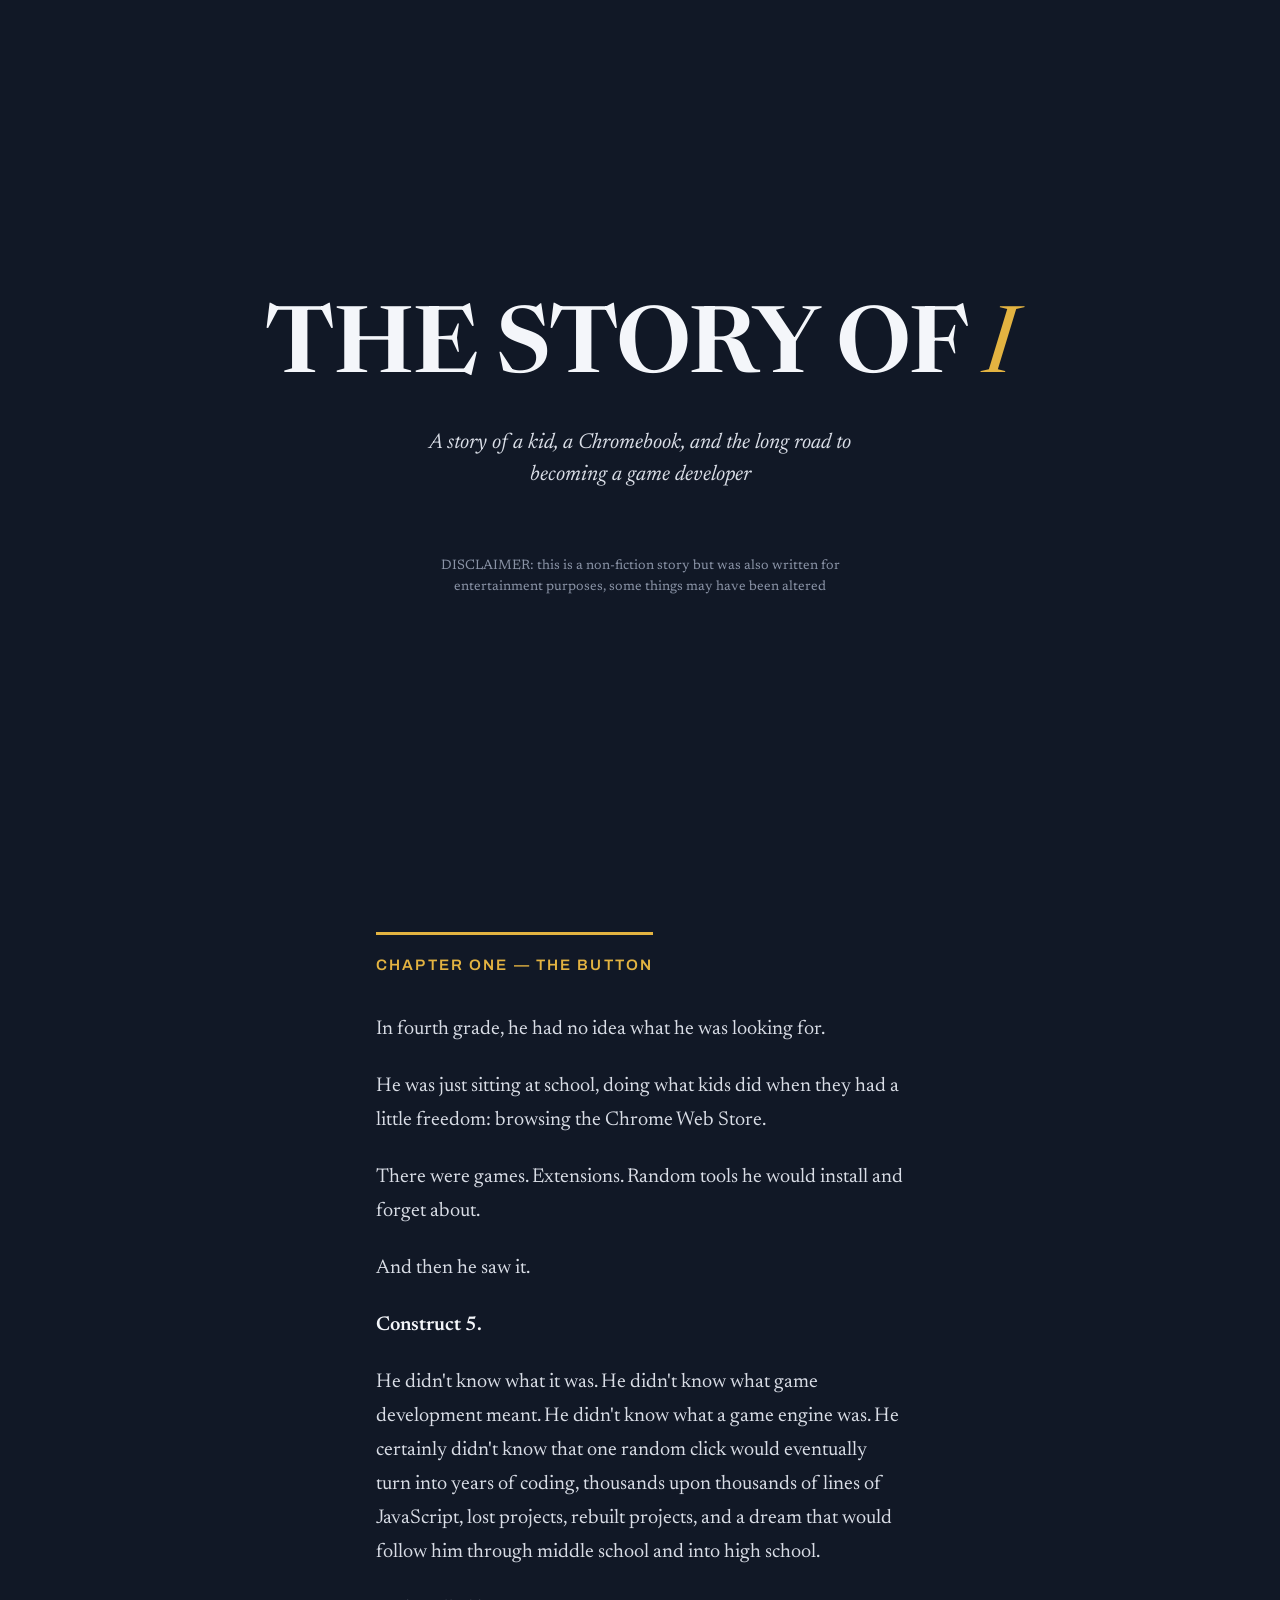
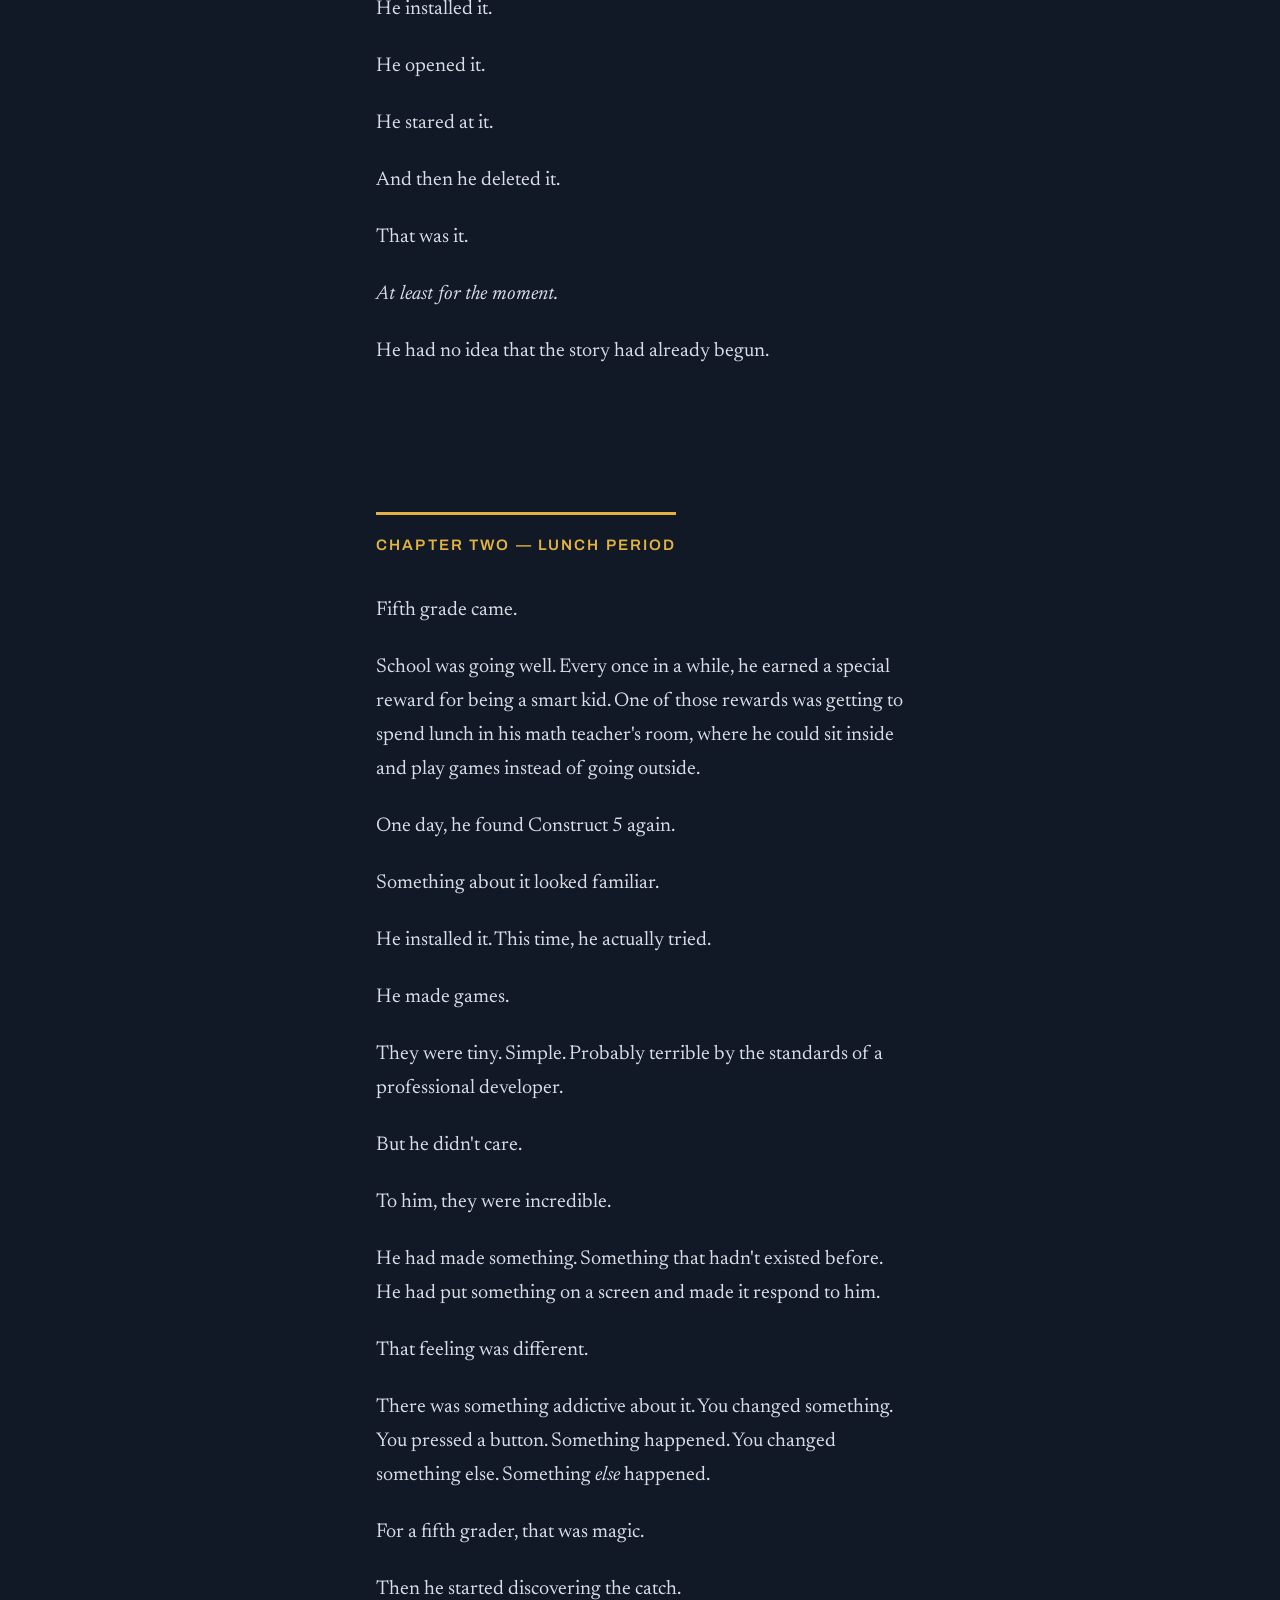
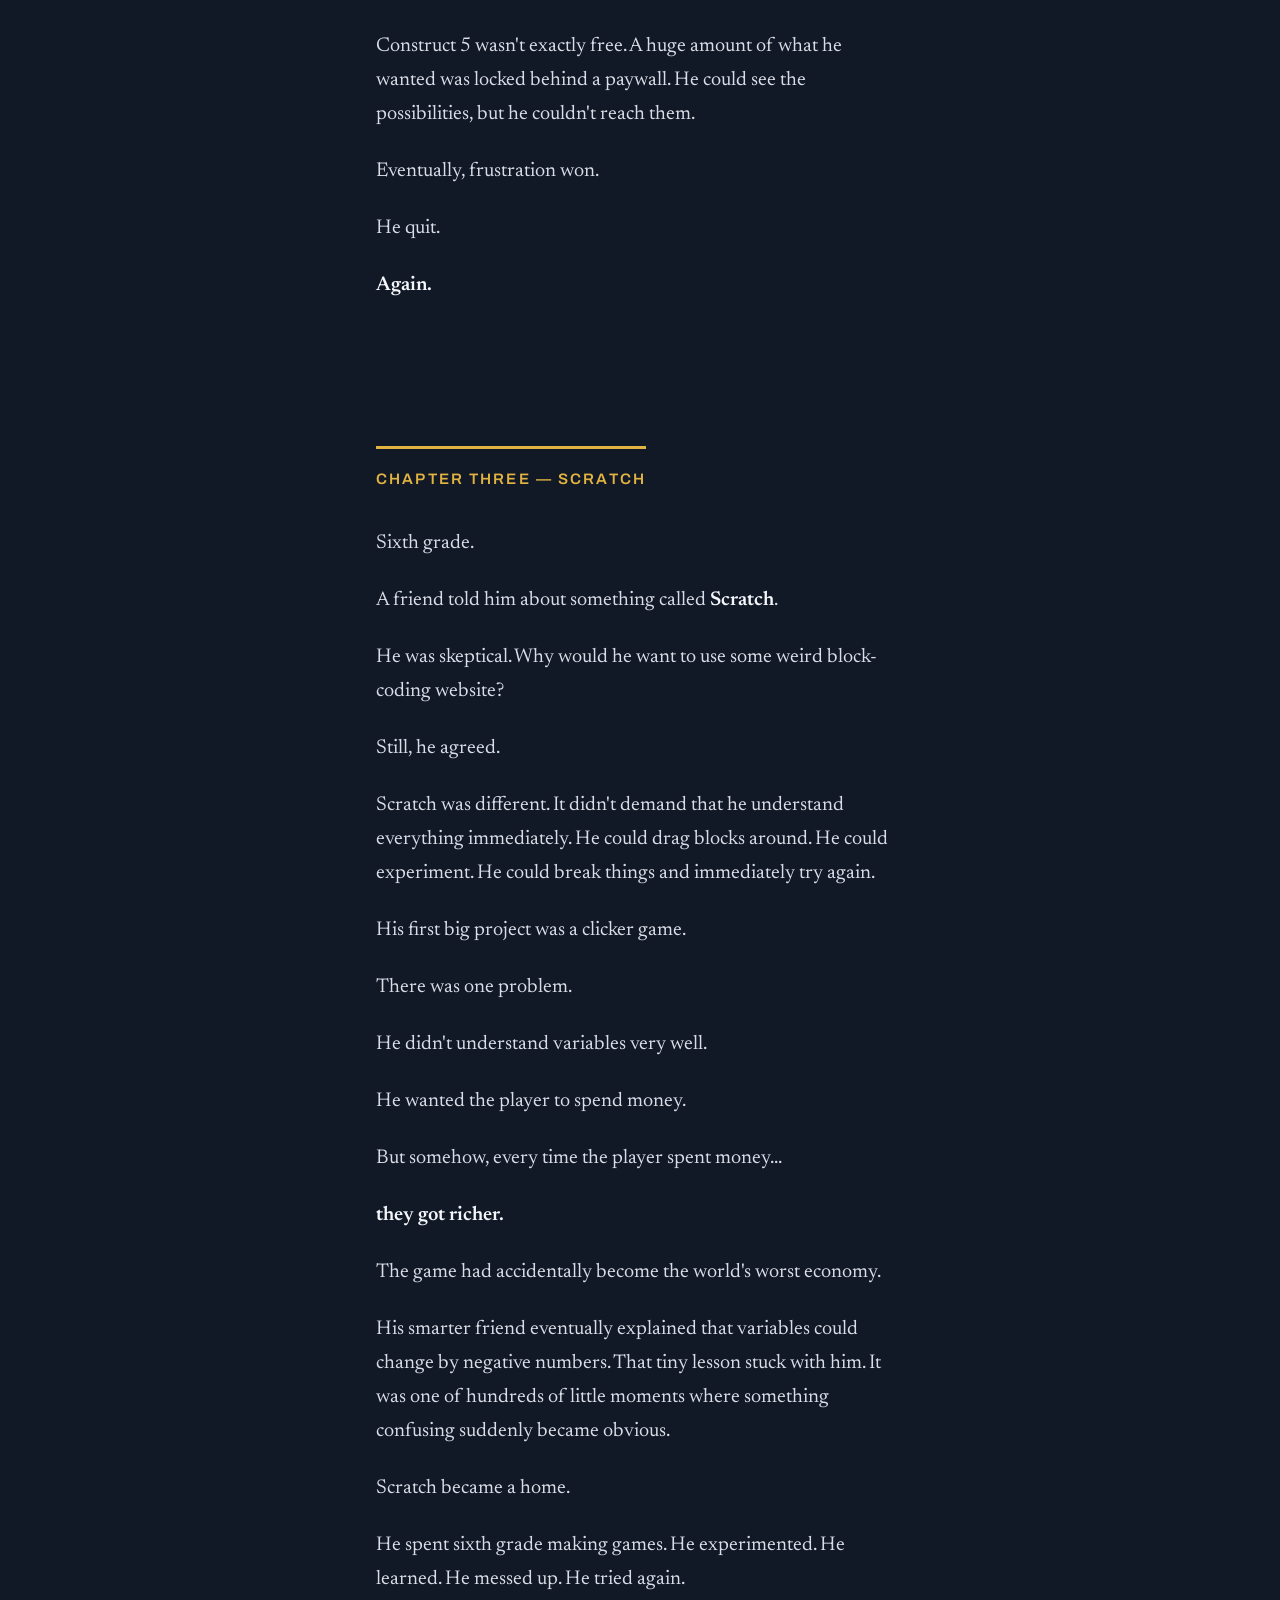
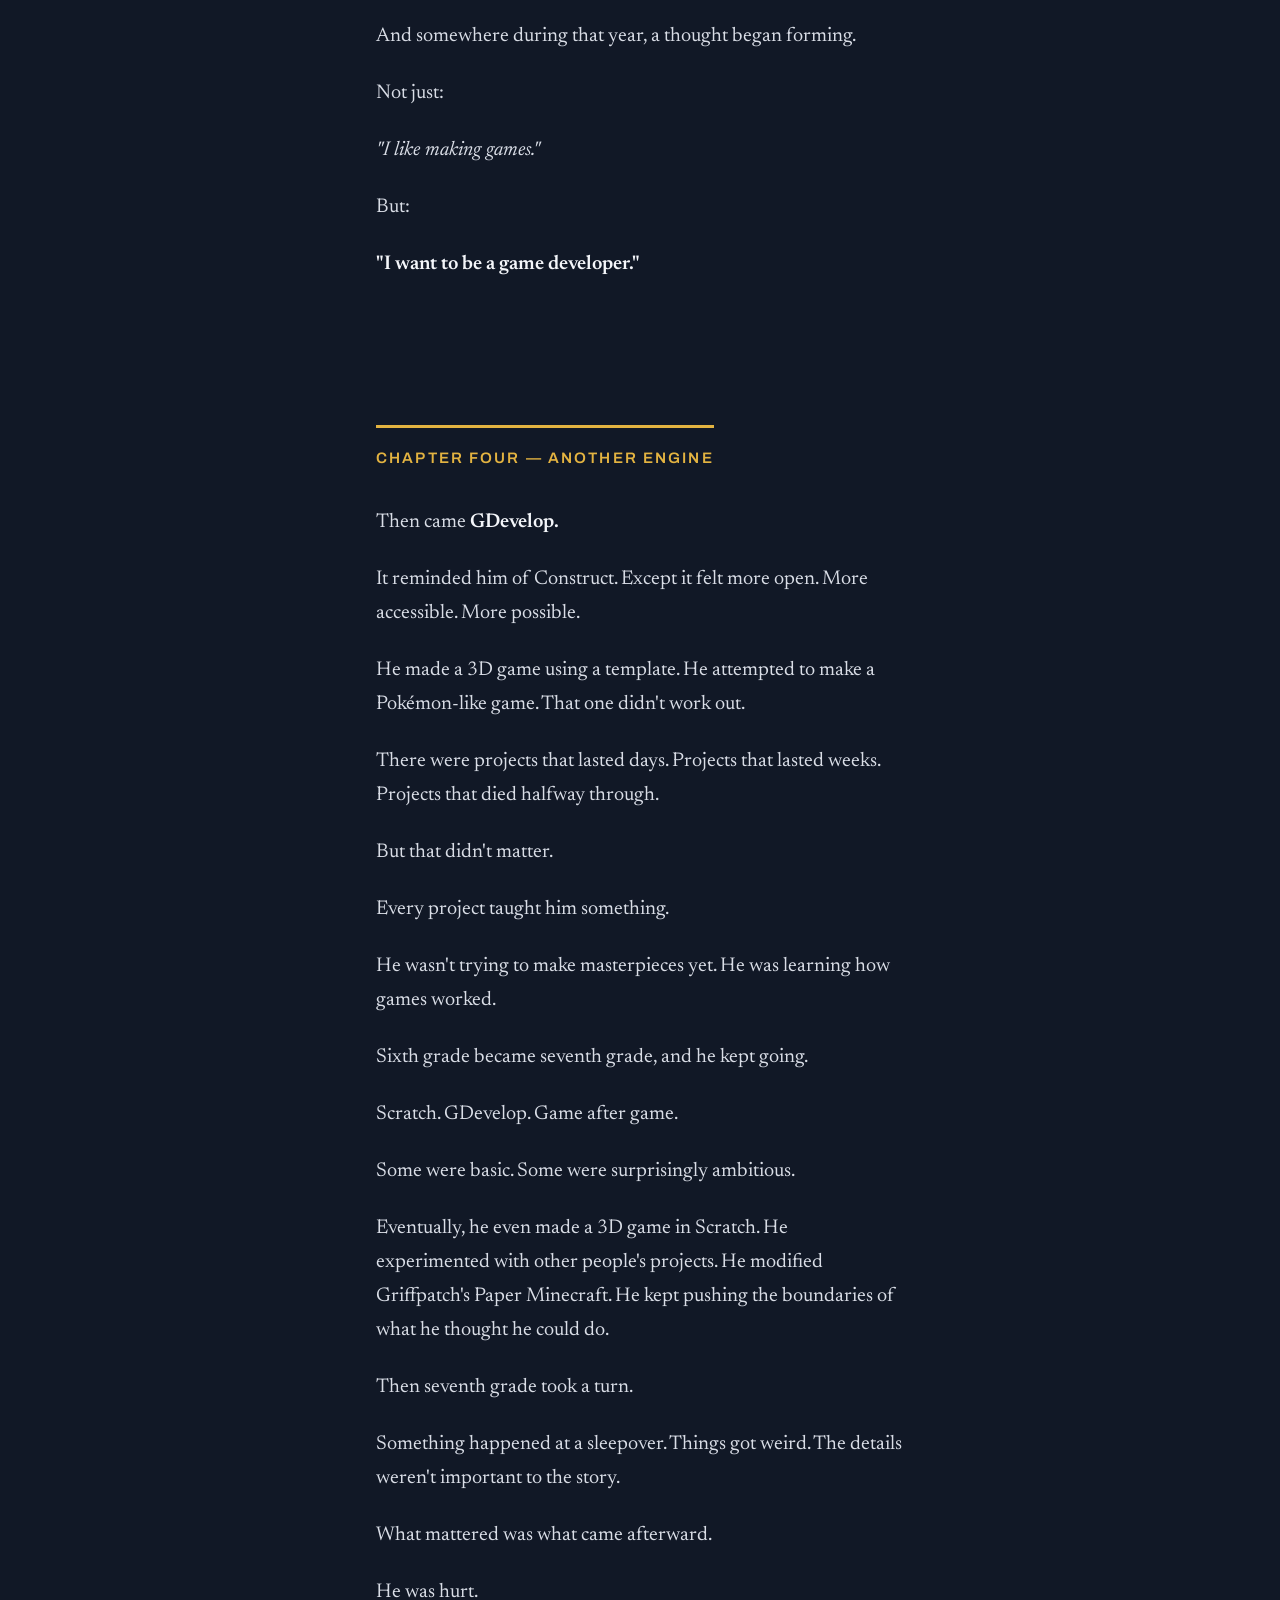
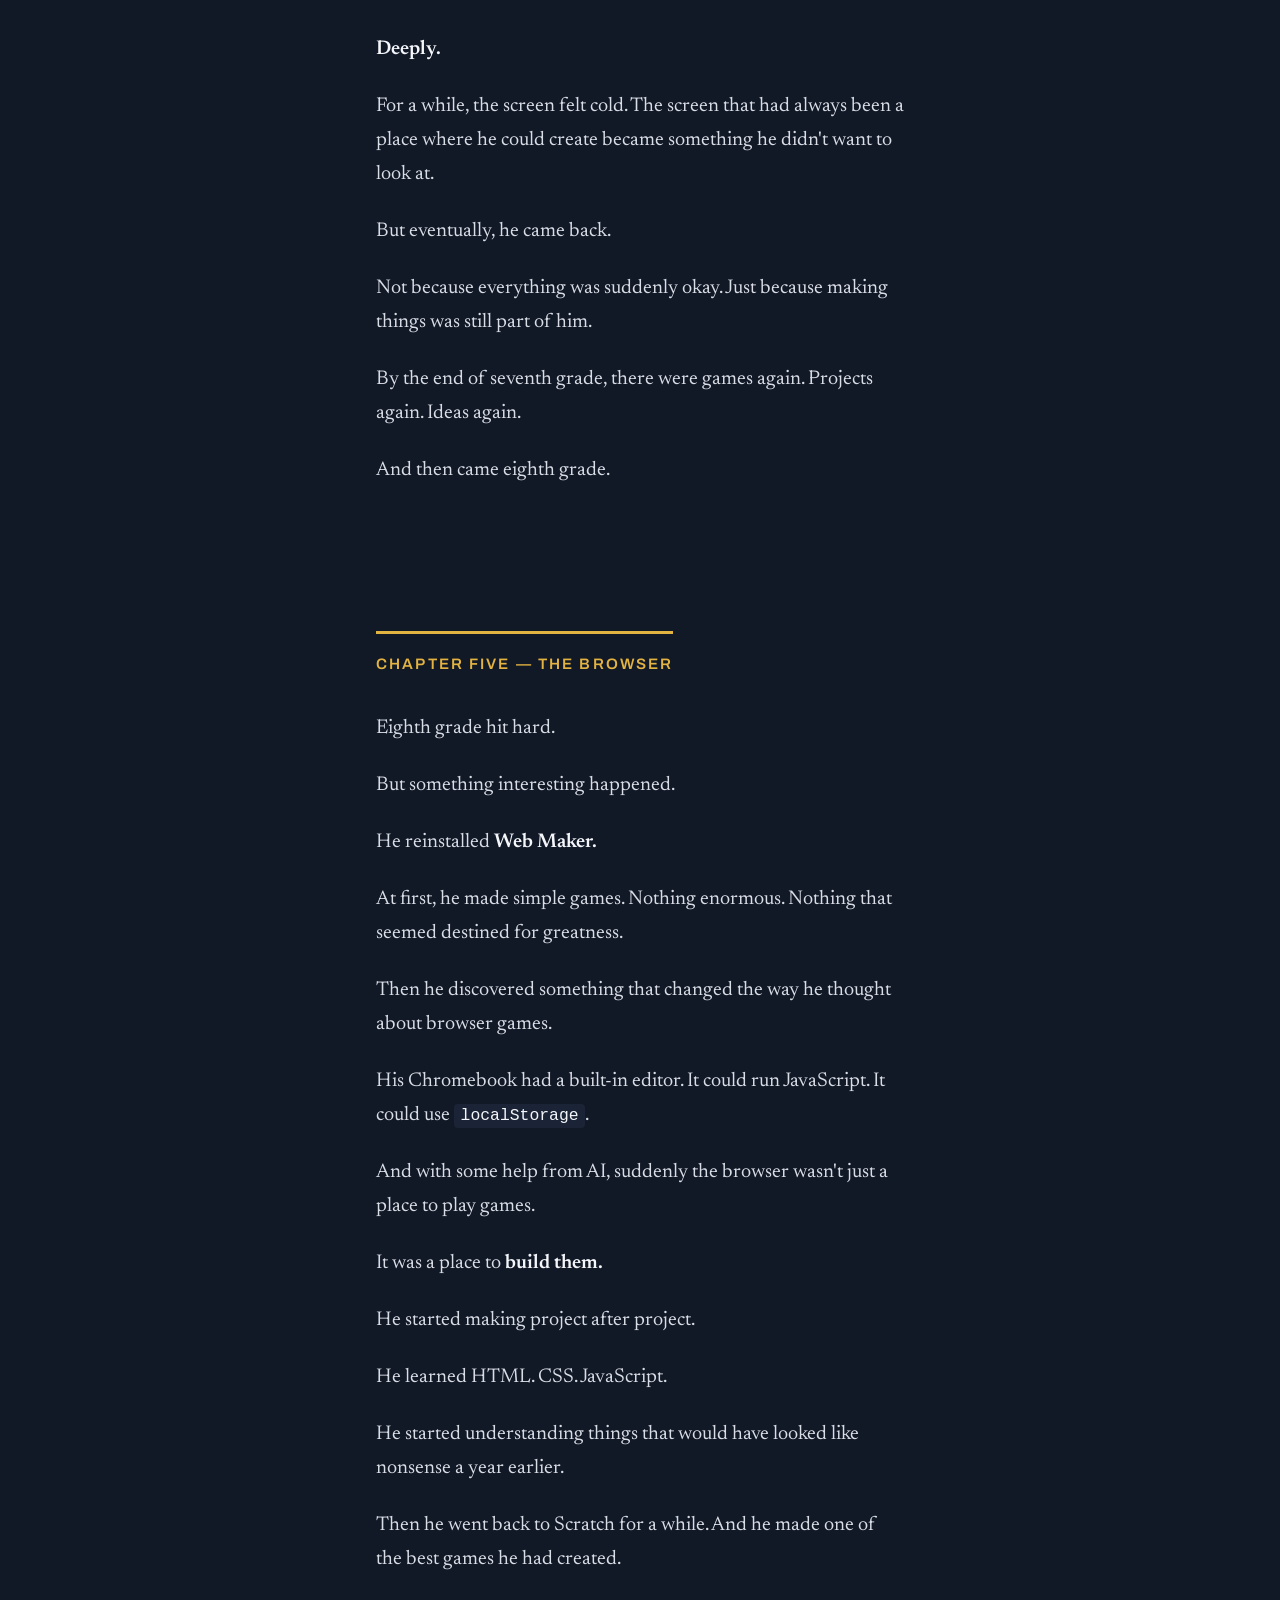
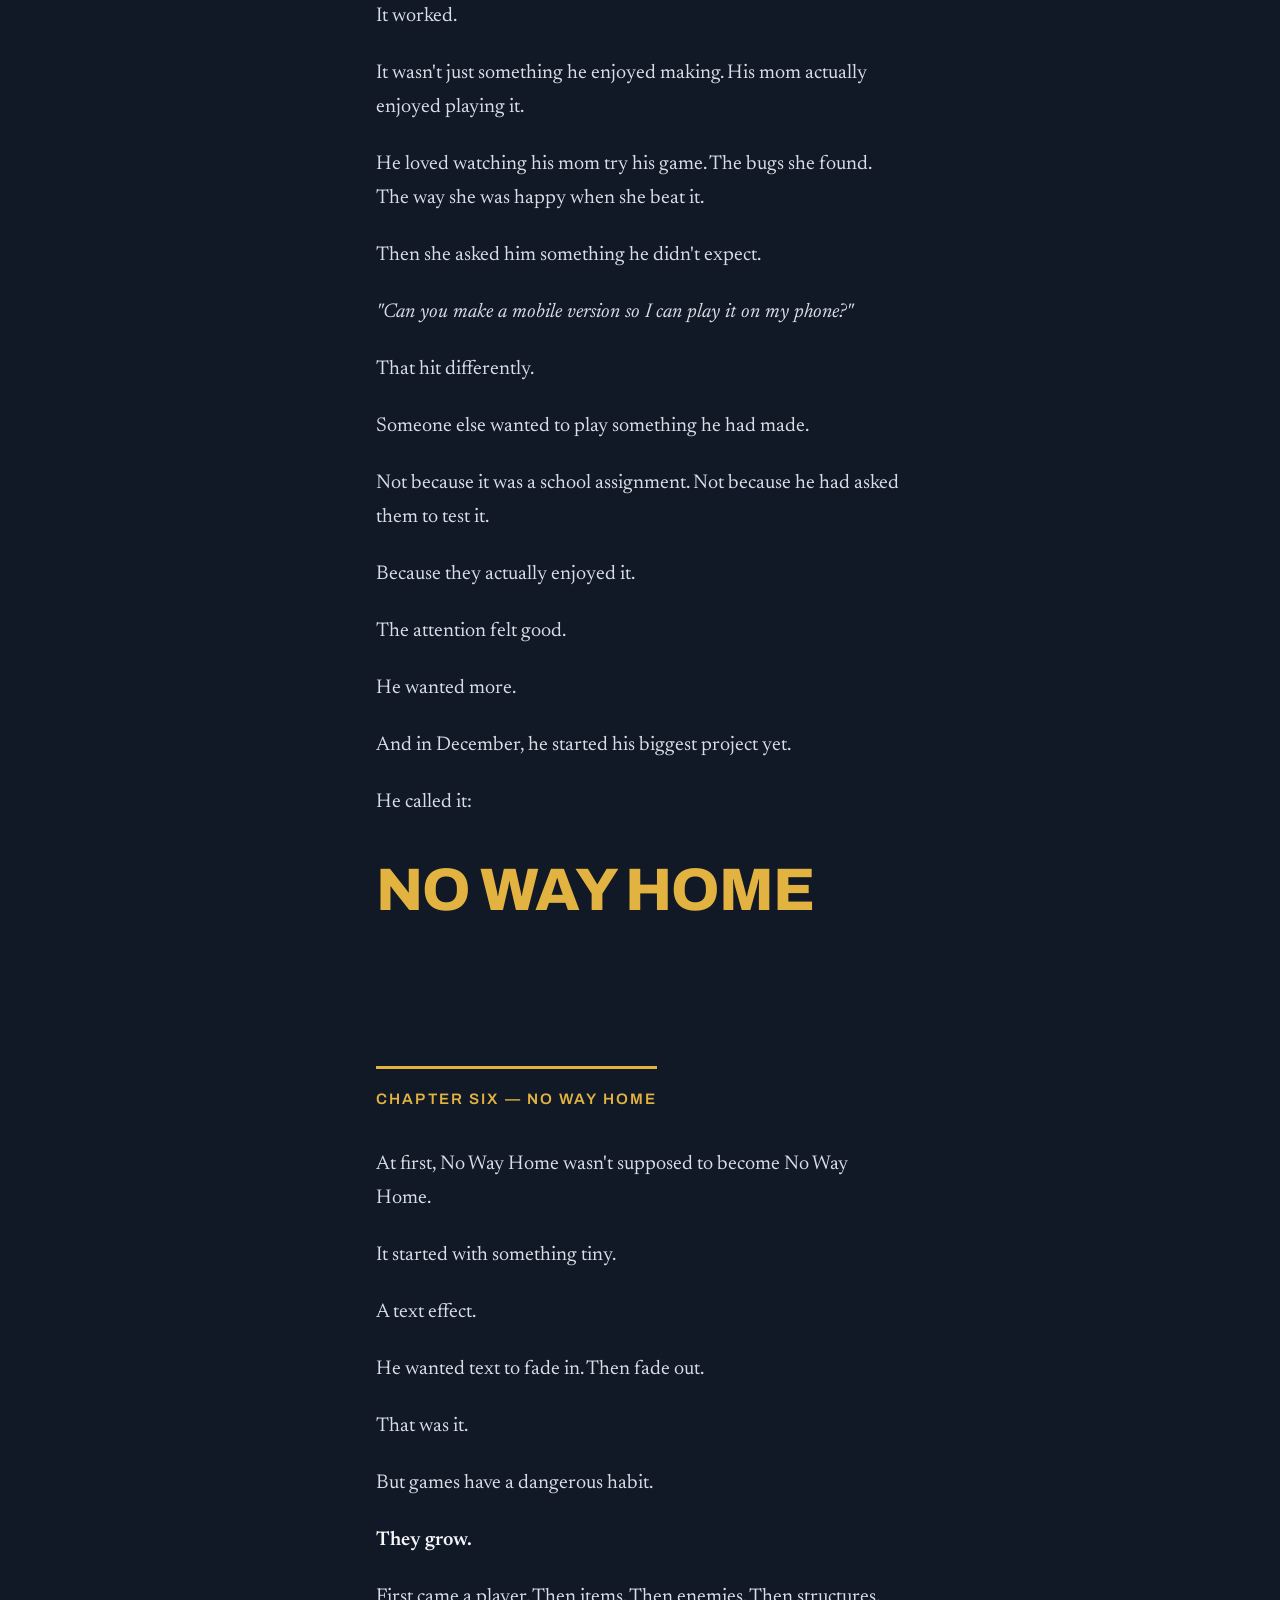
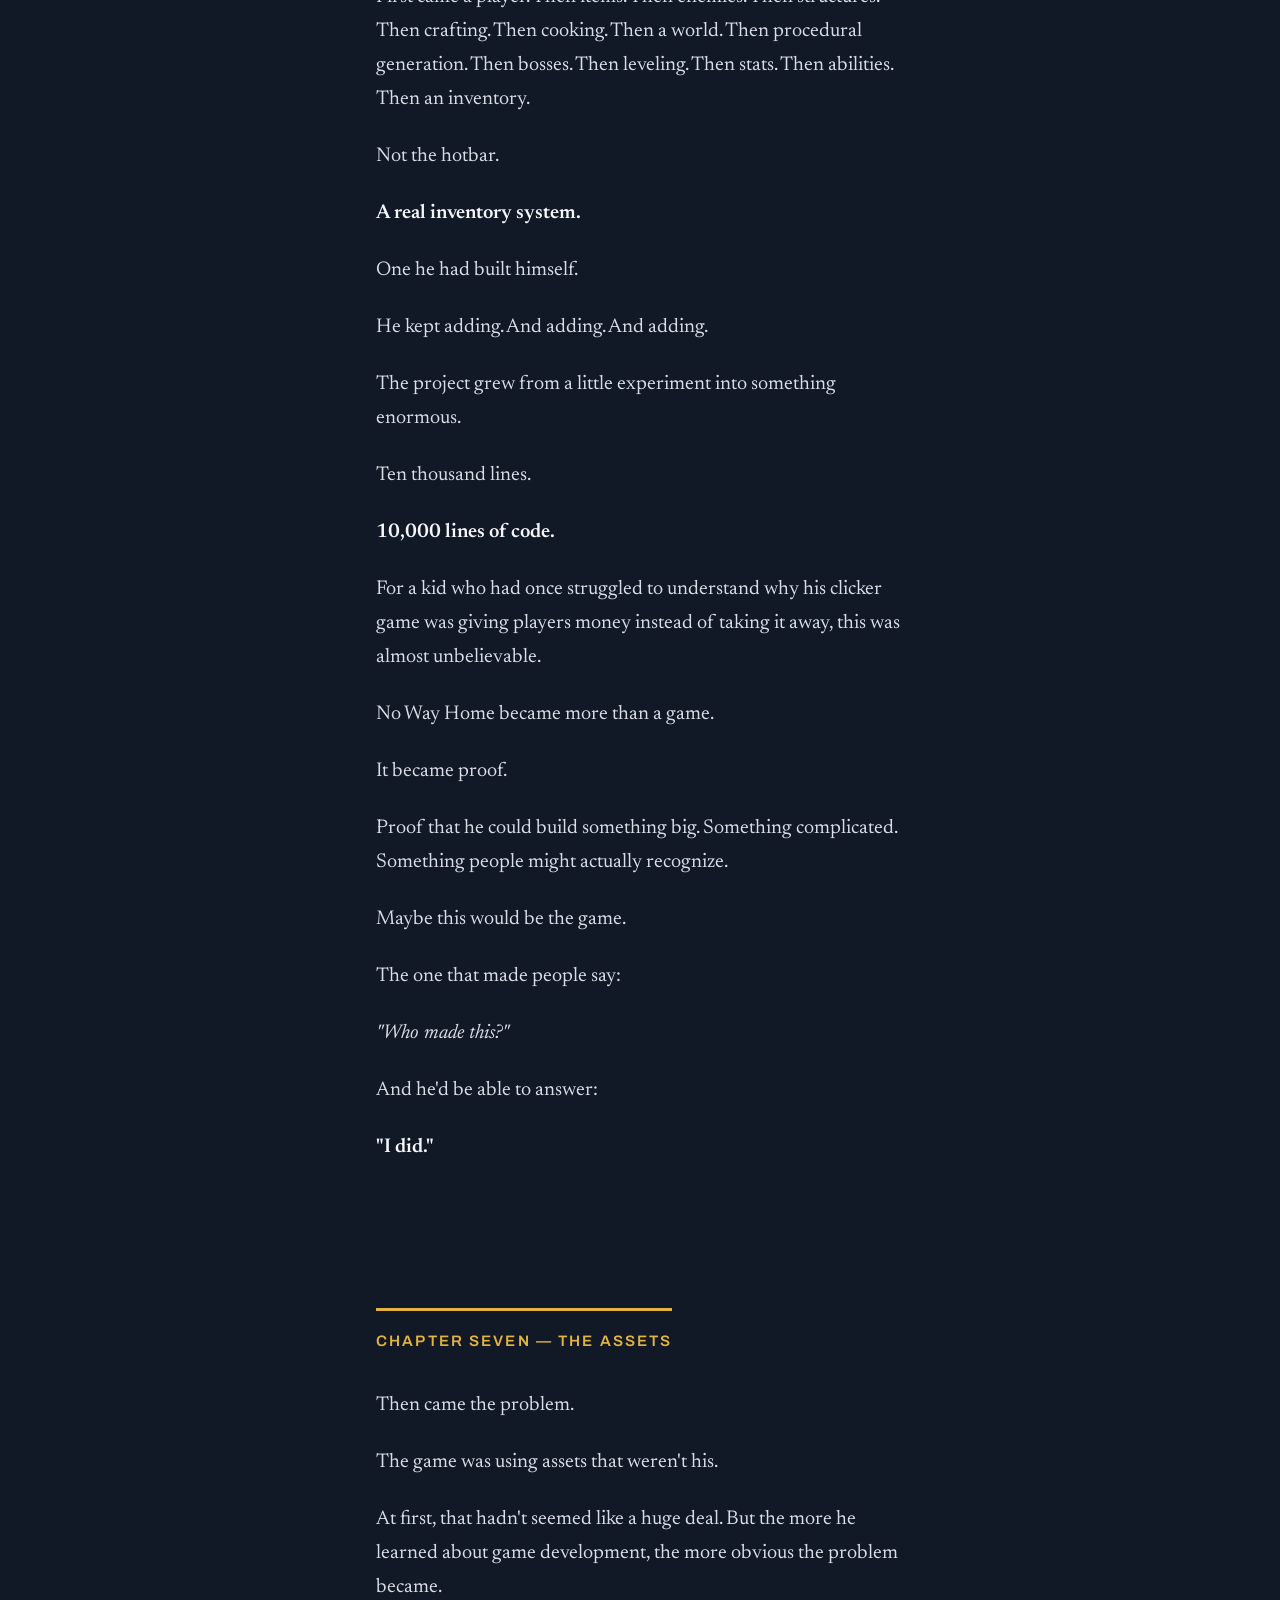
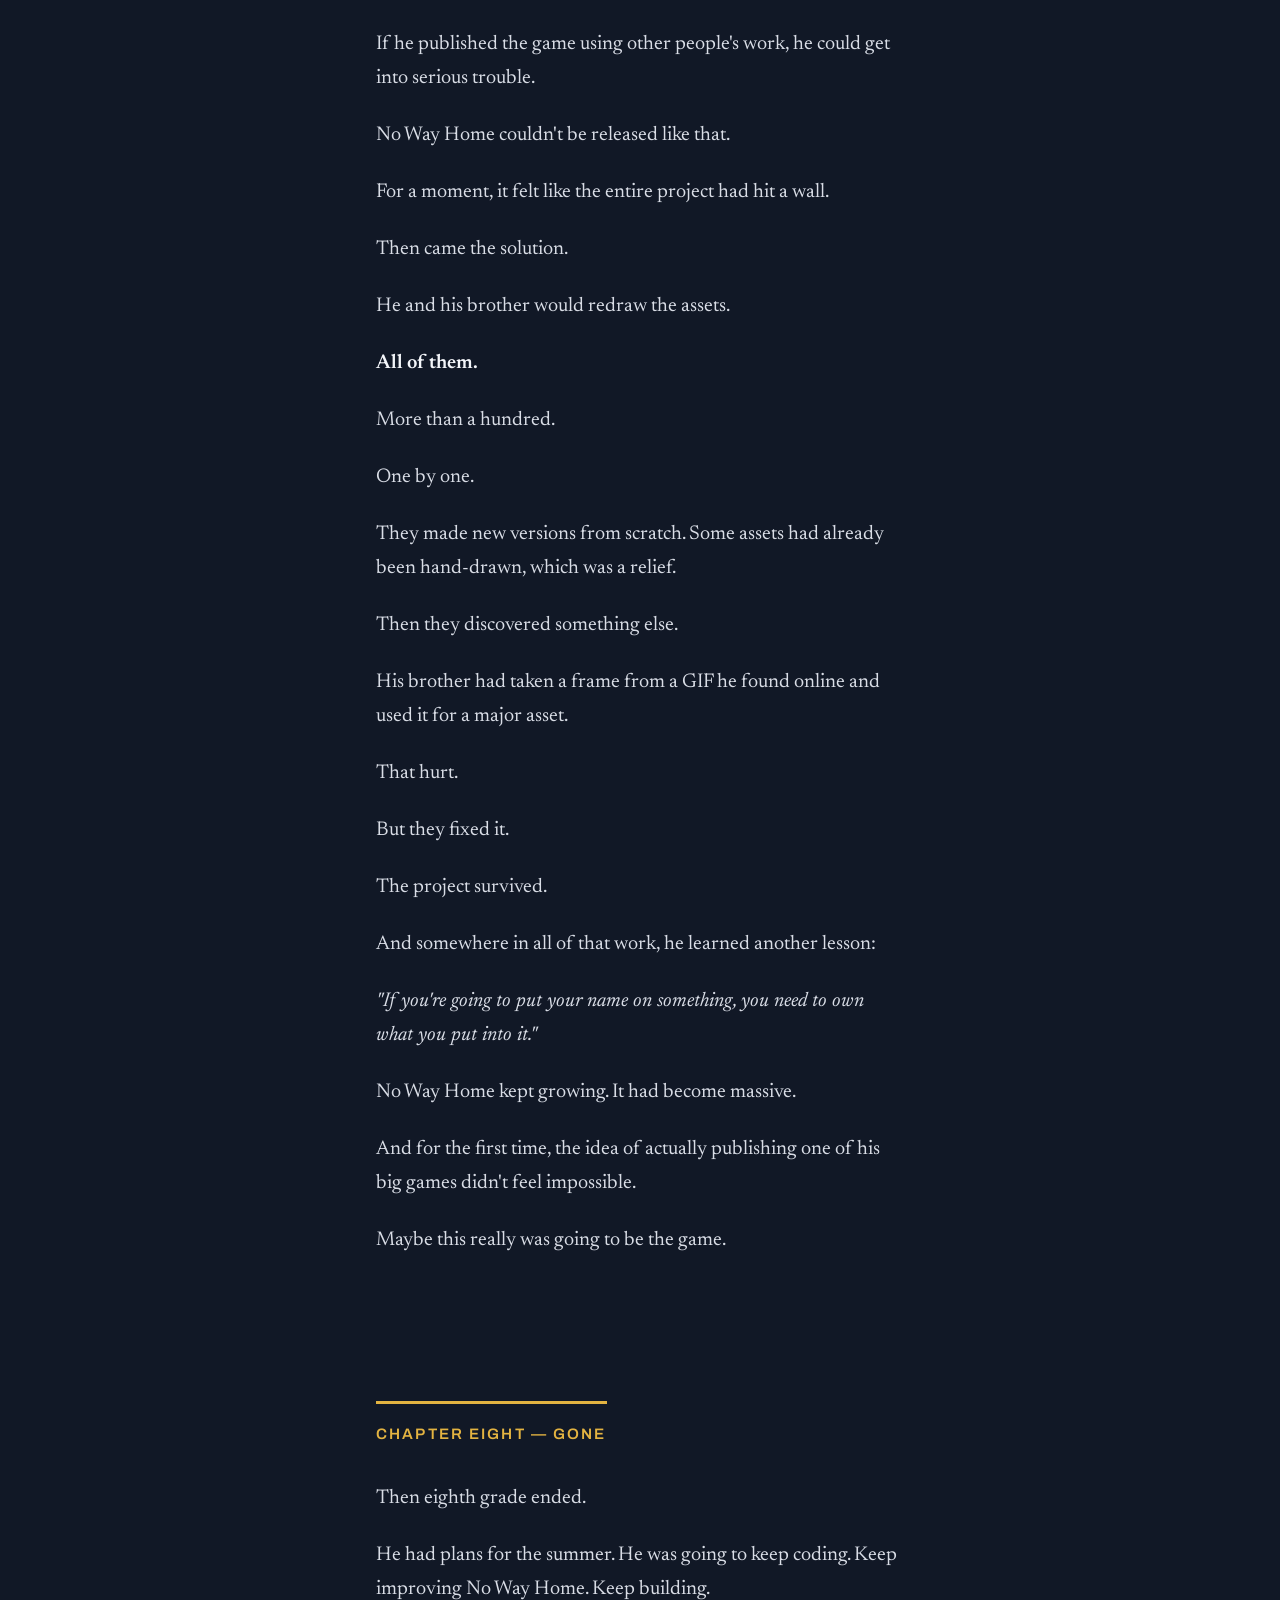
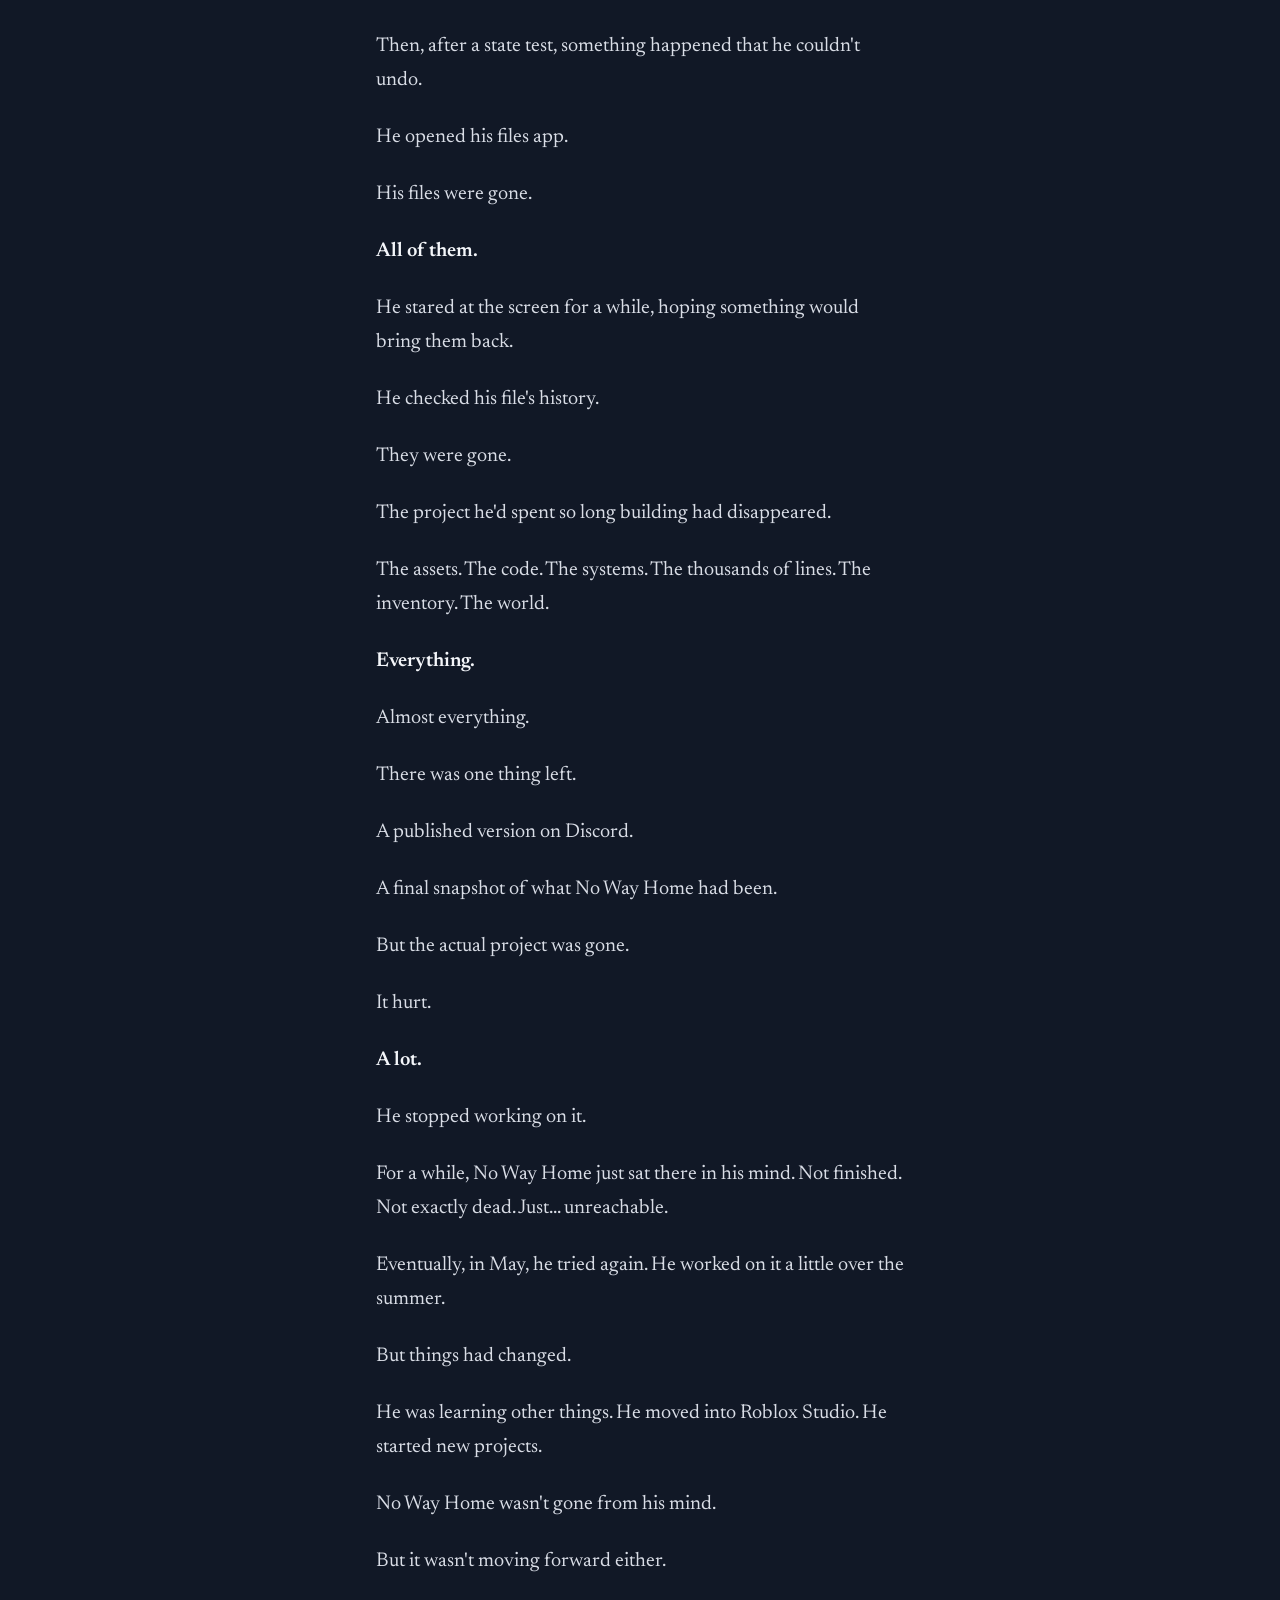
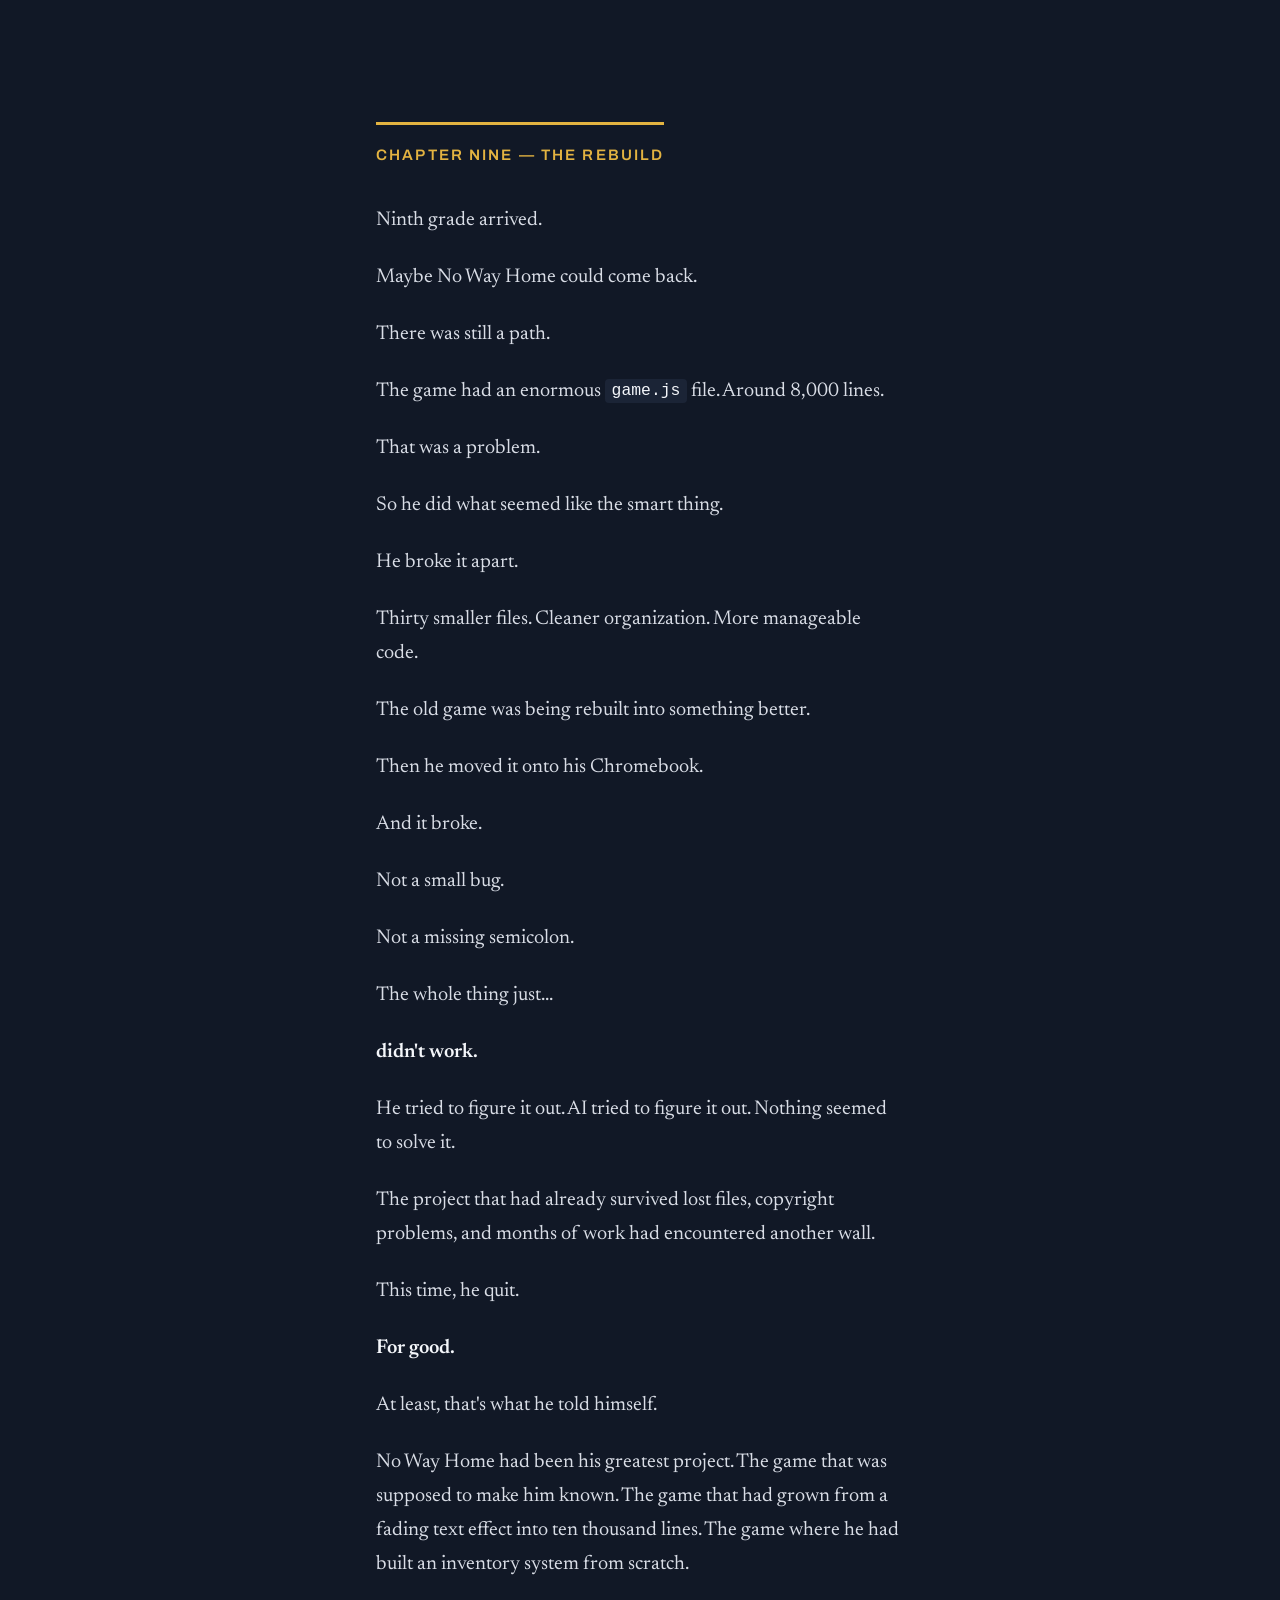
<file: story.html>
<!DOCTYPE html>
<html lang="en">
<head>
    <meta charset="UTF-8">

    <meta name="viewport" content="width=device-width, initial-scale=1.0">

    <title>The Story of I</title>

    <link rel="stylesheet" href="style.css">
</head>

<body>

    <!-- ========================================
         TITLE
    ========================================= -->

    <header class="title">
        <h1>THE STORY OF <em>I</em></h1>

        <h2>
            A story of a kid, a Chromebook, and the long road
            to becoming a game developer
        </h2>

        <p class="disclaimer">
            <em>
                DISCLAIMER: this is a non-fiction story but was also
                written for entertainment purposes, some things may
                have been altered
            </em>
        </p>
    </header>


    <!-- ========================================
         CHAPTER ONE
    ========================================= -->

    <main>

        <section class="chapter">

            <h2>CHAPTER ONE — THE BUTTON</h2>

            <p>In fourth grade, he had no idea what he was looking for.</p>

            <p>
                He was just sitting at school, doing what kids did when
                they had a little freedom: browsing the Chrome Web Store.
            </p>

            <p>
                There were games. Extensions. Random tools he would install
                and forget about.
            </p>

            <p>And then he saw it.</p>

            <p><strong>Construct 5.</strong></p>

            <p>
                He didn't know what it was. He didn't know what game
                development meant. He didn't know what a game engine was.
                He certainly didn't know that one random click would
                eventually turn into years of coding, thousands upon
                thousands of lines of JavaScript, lost projects,
                rebuilt projects, and a dream that would follow him
                through middle school and into high school.
            </p>

            <p>He installed it.</p>

            <p>He opened it.</p>

            <p>He stared at it.</p>

            <p>And then he deleted it.</p>

            <p>That was it.</p>

            <p><em>At least for the moment.</em></p>

            <p>He had no idea that the story had already begun.</p>

        </section>


        <!-- ========================================
             CHAPTER TWO
        ========================================= -->

        <section class="chapter">

            <h2>CHAPTER TWO — LUNCH PERIOD</h2>

            <p>Fifth grade came.</p>

            <p>
                School was going well. Every once in a while, he earned
                a special reward for being a smart kid. One of those
                rewards was getting to spend lunch in his math teacher's
                room, where he could sit inside and play games instead
                of going outside.
            </p>

            <p>One day, he found Construct 5 again.</p>

            <p>Something about it looked familiar.</p>

            <p>He installed it. This time, he actually tried.</p>

            <p>He made games.</p>

            <p>
                They were tiny. Simple. Probably terrible by the standards
                of a professional developer.
            </p>

            <p>But he didn't care.</p>

            <p>To him, they were incredible.</p>

            <p>
                He had made something. Something that hadn't existed before.
                He had put something on a screen and made it respond to him.
            </p>

            <p>That feeling was different.</p>

            <p>
                There was something addictive about it. You changed
                something. You pressed a button. Something happened.
                You changed something else. Something <em>else</em> happened.
            </p>

            <p>For a fifth grader, that was magic.</p>

            <p>Then he started discovering the catch.</p>

            <p>
                Construct 5 wasn't exactly free. A huge amount of what
                he wanted was locked behind a paywall. He could see the
                possibilities, but he couldn't reach them.
            </p>

            <p>Eventually, frustration won.</p>

            <p>He quit.</p>

            <p><strong>Again.</strong></p>

        </section>


        <!-- ========================================
             CHAPTER THREE
        ========================================= -->

        <section class="chapter">

            <h2>CHAPTER THREE — SCRATCH</h2>

            <p>Sixth grade.</p>

            <p>
                A friend told him about something called <strong>Scratch</strong>.
            </p>

            <p>
                He was skeptical. Why would he want to use some weird
                block-coding website?
            </p>

            <p>Still, he agreed.</p>

            <p>
                Scratch was different. It didn't demand that he understand
                everything immediately. He could drag blocks around.
                He could experiment. He could break things and immediately
                try again.
            </p>

            <p>His first big project was a clicker game.</p>

            <p>There was one problem.</p>

            <p>He didn't understand variables very well.</p>

            <p>He wanted the player to spend money.</p>

            <p>But somehow, every time the player spent money...</p>

            <p><strong>they got richer.</strong></p>

            <p>The game had accidentally become the world's worst economy.</p>

            <p>
                His smarter friend eventually explained that variables
                could change by negative numbers. That tiny lesson stuck
                with him. It was one of hundreds of little moments where
                something confusing suddenly became obvious.
            </p>

            <p>Scratch became a home.</p>

            <p>
                He spent sixth grade making games. He experimented.
                He learned. He messed up. He tried again.
            </p>

            <p>
                And somewhere during that year, a thought began forming.
            </p>

            <p>Not just:</p>

            <p><em>"I like making games."</em></p>

            <p>But:</p>

            <p><strong>"I want to be a game developer."</strong></p>

        </section>


        <!-- ========================================
             CHAPTER FOUR
        ========================================= -->

        <section class="chapter">

            <h2>CHAPTER FOUR — ANOTHER ENGINE</h2>

            <p>Then came <strong>GDevelop.</strong></p>

            <p>
                It reminded him of Construct. Except it felt more open.
                More accessible. More possible.
            </p>

            <p>
                He made a 3D game using a template. He attempted to make
                a Pokémon-like game. That one didn't work out.
            </p>

            <p>
                There were projects that lasted days. Projects that lasted
                weeks. Projects that died halfway through.
            </p>

            <p>But that didn't matter.</p>

            <p>Every project taught him something.</p>

            <p>
                He wasn't trying to make masterpieces yet. He was learning
                how games worked.
            </p>

            <p>
                Sixth grade became seventh grade, and he kept going.
            </p>

            <p>Scratch. GDevelop. Game after game.</p>

            <p>
                Some were basic. Some were surprisingly ambitious.
            </p>

            <p>
                Eventually, he even made a 3D game in Scratch. He
                experimented with other people's projects. He modified
                Griffpatch's Paper Minecraft. He kept pushing the boundaries
                of what he thought he could do.
            </p>

            <p>Then seventh grade took a turn.</p>

            <p>
                Something happened at a sleepover. Things got weird.
                The details weren't important to the story.
            </p>

            <p>What mattered was what came afterward.</p>

            <p>He was hurt.</p>

            <p><strong>Deeply.</strong></p>

            <p>
                For a while, the screen felt cold. The screen that had
                always been a place where he could create became something
                he didn't want to look at.
            </p>

            <p>But eventually, he came back.</p>

            <p>
                Not because everything was suddenly okay. Just because
                making things was still part of him.
            </p>

            <p>
                By the end of seventh grade, there were games again.
                Projects again. Ideas again.
            </p>

            <p>And then came eighth grade.</p>

        </section>


        <!-- ========================================
             CHAPTER FIVE
        ========================================= -->

        <section class="chapter">

            <h2>CHAPTER FIVE — THE BROWSER</h2>

            <p>Eighth grade hit hard.</p>

            <p>But something interesting happened.</p>

            <p>He reinstalled <strong>Web Maker.</strong></p>

            <p>
                At first, he made simple games. Nothing enormous.
                Nothing that seemed destined for greatness.
            </p>

            <p>
                Then he discovered something that changed the way he
                thought about browser games.
            </p>

            <p>
                His Chromebook had a built-in editor. It could run
                JavaScript. It could use <code>localStorage</code>.
            </p>

            <p>
                And with some help from AI, suddenly the browser wasn't
                just a place to play games.
            </p>

            <p>It was a place to <strong>build them.</strong></p>

            <p>He started making project after project.</p>

            <p>He learned HTML. CSS. JavaScript.</p>

            <p>
                He started understanding things that would have looked
                like nonsense a year earlier.
            </p>

            <p>
                Then he went back to Scratch for a while. And he made
                one of the best games he had created.
            </p>

            <p>It worked.</p>

            <p>
                It wasn't just something he enjoyed making. His mom
                actually enjoyed playing it.
            </p>

            <p>
                He loved watching his mom try his game. The bugs she
                found. The way she was happy when she beat it.
            </p>

            <p>Then she asked him something he didn't expect.</p>

            <p>
                <em>"Can you make a mobile version so I can play it
                on my phone?"</em>
            </p>

            <p>That hit differently.</p>

            <p>Someone else wanted to play something he had made.</p>

            <p>
                Not because it was a school assignment. Not because he
                had asked them to test it.
            </p>

            <p>Because they actually enjoyed it.</p>

            <p>The attention felt good.</p>

            <p>He wanted more.</p>

            <p>And in December, he started his biggest project yet.</p>

            <p>He called it:</p>

            <h3>NO WAY HOME</h3>

        </section>


        <!-- ========================================
             CHAPTER SIX
        ========================================= -->

        <section class="chapter">

            <h2>CHAPTER SIX — NO WAY HOME</h2>

            <p>
                At first, No Way Home wasn't supposed to become No Way Home.
            </p>

            <p>It started with something tiny.</p>

            <p>A text effect.</p>

            <p>He wanted text to fade in. Then fade out.</p>

            <p>That was it.</p>

            <p>But games have a dangerous habit.</p>

            <p><strong>They grow.</strong></p>

            <p>
                First came a player. Then items. Then enemies. Then
                structures. Then crafting. Then cooking. Then a world.
                Then procedural generation. Then bosses. Then leveling.
                Then stats. Then abilities. Then an inventory.
            </p>

            <p>Not the hotbar.</p>

            <p><strong>A real inventory system.</strong></p>

            <p>One he had built himself.</p>

            <p>He kept adding. And adding. And adding.</p>

            <p>
                The project grew from a little experiment into something enormous.
            </p>

            <p>Ten thousand lines.</p>

            <p><strong>10,000 lines of code.</strong></p>

            <p>
                For a kid who had once struggled to understand why his
                clicker game was giving players money instead of taking
                it away, this was almost unbelievable.
            </p>

            <p>No Way Home became more than a game.</p>

            <p>It became proof.</p>

            <p>
                Proof that he could build something big. Something complicated.
                Something people might actually recognize.
            </p>

            <p>Maybe this would be the game.</p>

            <p>The one that made people say:</p>

            <p><em>"Who made this?"</em></p>

            <p>And he'd be able to answer:</p>

            <p><strong>"I did."</strong></p>

        </section>


        <!-- ========================================
             CHAPTER SEVEN
        ========================================= -->

        <section class="chapter">

            <h2>CHAPTER SEVEN — THE ASSETS</h2>

            <p>Then came the problem.</p>

            <p>The game was using assets that weren't his.</p>

            <p>
                At first, that hadn't seemed like a huge deal. But the
                more he learned about game development, the more obvious
                the problem became.
            </p>

            <p>
                If he published the game using other people's work,
                he could get into serious trouble.
            </p>

            <p>No Way Home couldn't be released like that.</p>

            <p>
                For a moment, it felt like the entire project had hit a wall.
            </p>

            <p>Then came the solution.</p>

            <p>He and his brother would redraw the assets.</p>

            <p><strong>All of them.</strong></p>

            <p>More than a hundred.</p>

            <p>One by one.</p>

            <p>
                They made new versions from scratch. Some assets had
                already been hand-drawn, which was a relief.
            </p>

            <p>Then they discovered something else.</p>

            <p>
                His brother had taken a frame from a GIF he found online
                and used it for a major asset.
            </p>

            <p>That hurt.</p>

            <p>But they fixed it.</p>

            <p>The project survived.</p>

            <p>
                And somewhere in all of that work, he learned another lesson:
            </p>

            <p>
                <em>
                    "If you're going to put your name on something,
                    you need to own what you put into it."
                </em>
            </p>

            <p>
                No Way Home kept growing. It had become massive.
            </p>

            <p>
                And for the first time, the idea of actually publishing
                one of his big games didn't feel impossible.
            </p>

            <p>Maybe this really was going to be the game.</p>

        </section>


        <!-- ========================================
             CHAPTER EIGHT
        ========================================= -->

        <section class="chapter">

            <h2>CHAPTER EIGHT — GONE</h2>

            <p>Then eighth grade ended.</p>

            <p>
                He had plans for the summer. He was going to keep coding.
                Keep improving No Way Home. Keep building.
            </p>

            <p>
                Then, after a state test, something happened that he
                couldn't undo.
            </p>

            <p>He opened his files app.</p>

            <p>His files were gone.</p>

            <p><strong>All of them.</strong></p>

            <p>
                He stared at the screen for a while, hoping something
                would bring them back.
            </p>

            <p>He checked his file's history.</p>

            <p>They were gone.</p>

            <p>
                The project he'd spent so long building had disappeared.
            </p>

            <p>
                The assets. The code. The systems. The thousands of lines.
                The inventory. The world.
            </p>

            <p><strong>Everything.</strong></p>

            <p>Almost everything.</p>

            <p>There was one thing left.</p>

            <p>A published version on Discord.</p>

            <p>
                A final snapshot of what No Way Home had been.
            </p>

            <p>But the actual project was gone.</p>

            <p>It hurt.</p>

            <p><strong>A lot.</strong></p>

            <p>He stopped working on it.</p>

            <p>
                For a while, No Way Home just sat there in his mind.
                Not finished. Not exactly dead. Just... unreachable.
            </p>

            <p>
                Eventually, in May, he tried again. He worked on it a
                little over the summer.
            </p>

            <p>But things had changed.</p>

            <p>
                He was learning other things. He moved into Roblox Studio.
                He started new projects.
            </p>

            <p>No Way Home wasn't gone from his mind.</p>

            <p>But it wasn't moving forward either.</p>

        </section>


        <!-- ========================================
             CHAPTER NINE
        ========================================= -->

        <section class="chapter">

            <h2>CHAPTER NINE — THE REBUILD</h2>

            <p>Ninth grade arrived.</p>

            <p>Maybe No Way Home could come back.</p>

            <p>There was still a path.</p>

            <p>
                The game had an enormous <code>game.js</code> file.
                Around 8,000 lines.
            </p>

            <p>That was a problem.</p>

            <p>So he did what seemed like the smart thing.</p>

            <p>He broke it apart.</p>

            <p>
                Thirty smaller files. Cleaner organization. More manageable code.
            </p>

            <p>The old game was being rebuilt into something better.</p>

            <p>Then he moved it onto his Chromebook.</p>

            <p>And it broke.</p>

            <p>Not a small bug.</p>

            <p>Not a missing semicolon.</p>

            <p>The whole thing just...</p>

            <p><strong>didn't work.</strong></p>

            <p>
                He tried to figure it out. AI tried to figure it out.
                Nothing seemed to solve it.
            </p>

            <p>
                The project that had already survived lost files, copyright
                problems, and months of work had encountered another wall.
            </p>

            <p>This time, he quit.</p>

            <p><strong>For good.</strong></p>

            <p>At least, that's what he told himself.</p>

            <p>
                No Way Home had been his greatest project. The game that
                was supposed to make him known. The game that had grown
                from a fading text effect into ten thousand lines. The
                game where he had built an inventory system from scratch.
            </p>

            <p>And now it was broken.</p>

            <p>The original project was gone.</p>

            <p>The rebuilt version was broken.</p>

            <p>The chapter seemed finished.</p>

        </section>


        <!-- ========================================
             CHAPTER TEN
        ========================================= -->

        <section class="chapter">

            <h2>CHAPTER TEN — RABBITLABS</h2>

            <p>But developers have a strange problem.</p>

            <p><strong>They don't know how to stop making things.</strong></p>

            <p>He started another project.</p>

            <p><strong>RabbitLabs.</strong></p>

            <p>A breeding simulator with combat elements.</p>

            <p>
                Rabbits spawned. They moved. They generated coins.
                There was a shop. Eggs. Different rabbits. Systems
                began connecting to each other.
            </p>

            <p>It became another big project.</p>

            <p>Not No Way Home.</p>

            <p>But still something.</p>

            <p>Then he discovered another world.</p>

            <p>MMO games.</p>

            <p>Multiplayer.</p>

            <p>
                What if instead of making a game where one person explored
                a world...
            </p>

            <p>
                he made a game where <strong>multiple people existed
                in the same world?</strong>
            </p>

            <p>That thought wouldn't leave.</p>

            <p>RabbitLabs was paused.</p>

            <p>And a new idea appeared.</p>

        </section>


        <!-- ========================================
             CHAPTER ELEVEN
        ========================================= -->

        <section class="chapter">

            <h2>CHAPTER ELEVEN — FROKO.IO</h2>

            <p>It started as another browser game.</p>

            <p>HTML. CSS. JavaScript.</p>

            <p>Then came the multiplayer part.</p>

            <p>That meant something new.</p>

            <p>
                A server. Node.js. Socket.IO. Rooms. Players. Synchronization.
            </p>

            <p>The project eventually became:</p>

            <h3>FroKo.io</h3>

            <p>A real-time top-down multiplayer shooter.</p>

            <p>
                Players could create rooms. Join rooms. Become hosts.
                See each other's usernames. Move around. Aim. Shoot.
                Take damage. Die. Respawn. Fight across rounds.
            </p>

            <p>
                There were obstacles. Bullets. Health. Ammo. Spectators.
                Game states. A lobby. A server. A real public deployment.
            </p>

            <p>
                It was hosted on Railway. The frontend lived on GitHub Pages.
            </p>

            <p>
                This wasn't the kid who had accidentally created an
                infinite-money clicker anymore.
            </p>

            <p>
                This was a developer who had spent years learning how
                games actually worked.
            </p>

            <p>And, naturally...</p>

            <p><strong>it broke.</strong></p>

        </section>


        <!-- ========================================
             CHAPTER TWELVE
        ========================================= -->

        <section class="chapter">

            <h2>CHAPTER TWELVE — THE FREEZE</h2>

            <p>One problem was especially annoying.</p>

            <p>The game looked fine.</p>

            <p>The FPS was around 60.</p>

            <p>Ping was around 15–25 milliseconds.</p>

            <p>The server was receiving updates.</p>

            <p>Everything seemed healthy.</p>

            <p>Yet the game felt terrible.</p>

            <p>Players would move.</p>

            <p>Then suddenly...</p>

            <p><strong>freeze.</strong></p>

            <p>For about a second.</p>

            <p>Then continue.</p>

            <p>Again.</p>

            <p>And again.</p>

            <p>
                The server was blamed. The network was blamed.
                The update rate was changed.
            </p>

            <p>16 milliseconds.</p>

            <p>25 milliseconds.</p>

            <p>Back to 16.</p>

            <p>Everything was adjusted.</p>

            <p>Nothing made sense.</p>

            <p>Then came the logs.</p>

            <p>The player updates were arriving constantly.</p>

            <p>The server was doing its job.</p>

            <p>So what was wrong?</p>

            <p>Eventually, the answer appeared.</p>

            <p>The rendering function.</p>

            <p><code>drawGame()</code>.</p>

            <p>
                It had been missing. The render loop was calling something
                that wasn't properly there.
            </p>

            <p>One fix.</p>

            <p>One function.</p>

            <p>One moment.</p>

            <p>And suddenly—</p>

            <p><strong>the freezing was gone.</strong></p>

            <p>The game worked.</p>

            <p>Not perfectly. Not finished.</p>

            <p>But it worked.</p>

            <p>He made a backup. A release. A stable version.</p>

            <p><strong>FroKo.io v0.7.0 — Stable.</strong></p>

            <p>
                For once, he wasn't staring at a broken project.
            </p>

            <p>He was staring at a playable game.</p>

            <p>
                And tomorrow, someone special was going to play it.
            </p>

            <p><strong>His mom.</strong></p>

        </section>


        <!-- ========================================
             CHAPTER THIRTEEN
        ========================================= -->

        <section class="chapter">

            <h2>CHAPTER THIRTEEN — THE COINS</h2>

            <p>The game wasn't finished yet.</p>

            <p>
                There were still systems to build. Combat needed more depth.
                There were weapons to design. Cosmetics. Stats. A scoreboard.
                Spectating improvements. A proper death screen. Sudden death.
                Better rounds. A real shop. Accounts. Maybe someday.
            </p>

            <p>
                But even while the code was frozen for playtesting,
                there was something he could do.
            </p>

            <p>He could make the assets.</p>

            <p>So he opened Canva.</p>

            <p>The first currency was obvious.</p>

            <p><strong>FroKoins.</strong></p>

            <p>Gold coins. Chunky. Cartoony. Simple.</p>

            <p>The letters:</p>

            <p><strong>FK</strong></p>

            <p>printed onto the face.</p>

            <p>Then there was the rarer currency.</p>

            <p><strong>KoKash.</strong></p>

            <p>
                Purple. A little more special. A little cleaner.
                But still meant to belong in the same goofy game.
            </p>

            <p>Then came weapons.</p>

            <p>And cosmetics.</p>

            <p>Funny cosmetics.</p>

            <p>Ideas that didn't need to make sense.</p>

            <p>They just needed to make someone laugh.</p>

            <p>The game was beginning to develop its own identity.</p>

            <p>It wasn't No Way Home.</p>

            <p>It didn't have to be.</p>

            <p><strong>It was something new.</strong></p>

        </section>


        <!-- ========================================
             CHAPTER FOURTEEN
        ========================================= -->

        <section class="chapter">

            <h2>CHAPTER FOURTEEN — THE DEADLINE</h2>

            <p>September 6.</p>

            <p>Late at night.</p>

            <p>
                The code was frozen. The assets were being made.
                Tomorrow was the playtest.
            </p>

            <p>And there was now a deadline.</p>

            <p><strong>September 30.</strong></p>

            <p>By midnight.</p>

            <p>FroKo.io would reach:</p>

            <h3>v1.0.0</h3>

            <p>There was still a lot to do.</p>

            <p>
                But this time, he knew something he hadn't known when
                he started No Way Home.
            </p>

            <p>
                A game didn't have to become enormous before it could
                be finished.
            </p>

            <p>
                He didn't need fifty weapons. He didn't need a hundred
                cosmetics. He didn't need every idea he had ever imagined.
            </p>

            <p>He needed a game that worked.</p>

            <p>A game that people could play.</p>

            <p>A game that felt complete.</p>

            <p>And then he could build more.</p>

            <p>Version 1.1.</p>

            <p>1.2.</p>

            <p>2.0.</p>

            <p>Whatever came next.</p>

            <p>There was one joke that kept coming back, though.</p>

            <p>A ridiculous idea.</p>

            <p>A creature that absolutely did not need to exist.</p>

            <p><strong>The Floofy Bunny.</strong></p>

            <p>Maybe someday.</p>

        </section>


        <!-- ========================================
             CHAPTER FIFTEEN
        ========================================= -->

        <section class="chapter">

            <h2>CHAPTER FIFTEEN — WHAT WAS LOST</h2>

            <p>There was still one thing he couldn't completely let go of.</p>

            <p><strong>No Way Home.</strong></p>

            <p>He wanted to revive it.</p>

            <p>He knew the chapter had ended.</p>

            <p>
                But that didn't mean he wanted the story to disappear.
            </p>

            <p>
                The worst part wasn't losing ten thousand lines of code.
                It wasn't losing the assets. It wasn't even losing the
                inventory system.
            </p>

            <p>
                It was losing the feeling of knowing:
            </p>

            <p><strong>"I built this."</strong></p>

            <p>
                That inventory system had been one of the moments when
                he realized how far he'd come.
            </p>

            <p>He had built something complicated.</p>

            <p>Something that worked.</p>

            <p>Something that had once seemed impossible.</p>

            <p>And now the most important parts were gone.</p>

            <p><em>Poof.</em></p>

            <p>
                There was no magical button that could bring the exact
                code back.
            </p>

            <p>Maybe it could never be reconstructed exactly.</p>

            <p>
                Maybe No Way Home, as it once existed, really was gone.
            </p>

            <p>That hurt.</p>

            <p>Because he hadn't just wanted it to be a game.</p>

            <p>
                He had wanted it to be <strong>the game.</strong>
            </p>

            <p>The one that made him known.</p>

            <p>The one that proved he was a great developer.</p>

            <p>The one people would remember.</p>

            <p>For a moment, the loss felt ridiculous.</p>

            <p>It was just a game.</p>

            <p>Just code.</p>

            <p>Just files.</p>

            <p>So why did it hurt this much?</p>

            <p>It wasn't just a game.</p>

            <p><strong>It was years.</strong></p>

            <p>
                It was fourth grade. Fifth grade. Sixth grade. Seventh
                grade. Eighth grade.
            </p>

            <p>
                It was the first time he opened an engine. The first
                broken clicker. The first variable. The first 3D experiment.
                The first huge project. The first time his mom genuinely
                enjoyed something he made. The first time he realized he
                could build systems instead of just games.
            </p>

            <p>No Way Home had been there through all of it.</p>

            <p>
                Losing it meant losing a piece of that journey.
            </p>

            <p>
                But there was something the lost files couldn't take.
            </p>

            <p><strong>He still remembered how to build.</strong></p>

        </section>


        <!-- ========================================
             CHAPTER SIXTEEN
        ========================================= -->

        <section class="chapter">

            <h2>CHAPTER SIXTEEN — THE NEXT GAME</h2>

            <p>The story wasn't ending.</p>

            <p>That was the strange thing.</p>

            <p>
                The project that was supposed to make him a great
                developer had disappeared.
            </p>

            <p>And yet here he was.</p>

            <p>
                Still coding. Still designing. Still making assets.
                Still thinking about weapons. Still imagining ridiculous
                cosmetics. Still planning currencies. Still debugging
                multiplayer servers late at night. Still trying to make
                something that other people could play.
            </p>

            <p>
                He had started with a random Chrome Web Store discovery.
            </p>

            <p>
                He had quit Construct. Returned to it. Quit again.
            </p>

            <p>Found Scratch.</p>

            <p>Found GDevelop.</p>

            <p>Made games that only he thought were good.</p>

            <p>Then games other people enjoyed.</p>

            <p>He made a massive game.</p>

            <p>Lost it.</p>

            <p>Tried to rebuild it.</p>

            <p>Lost that battle too.</p>

            <p>Made another game.</p>

            <p>Paused it.</p>

            <p>Started something new.</p>

            <p>And somehow, after all of that...</p>

            <p><strong>He was still here.</strong></p>

            <p>
                The projects changed. The tools changed. The code changed.
            </p>

            <p>But the reason never really did.</p>

            <p>He liked making things.</p>

            <p>He liked seeing an idea become real.</p>

            <p>
                He liked pressing a button and watching something happen
                because <strong>he made it happen.</strong>
            </p>

            <p>
                No Way Home might never return in its original form.
            </p>

            <p>
                Maybe one day a successor would rise from its ashes.
            </p>

            <p>Maybe it wouldn't.</p>

            <p>
                Maybe the original inventory system would remain forever lost.
            </p>

            <p>
                But it had already done something important.
            </p>

            <p>
                It had taught him that he could build something enormous.
            </p>

            <p>
                And now FroKo.io had a different job.
            </p>

            <p>It didn't have to replace No Way Home.</p>

            <p>It didn't have to erase it.</p>

            <p>
                It just had to move the story forward.
            </p>

        </section>


        <!-- ========================================
             EPILOGUE
        ========================================= -->

        <section class="epilogue">

            <h2>EPILOGUE — 11:00 PM</h2>

            <p>September 6, 2026.</p>

            <p>The clock was approaching eleven.</p>

            <p>The assets were ready.</p>

            <p>FroKoins were gold.</p>

            <p>KoKash was purple.</p>

            <p>The code was stable.</p>

            <p>Tomorrow, his mom would play the game.</p>

            <p>
                And somewhere in a Discord server, an old published build
                of No Way Home still existed.
            </p>

            <p>A frozen piece of another time.</p>

            <p>
                A reminder of the game that once seemed like it would
                define everything.
            </p>

            <p>
                He could miss it. He could be proud of it. He could wish
                he'd never lost it.
            </p>

            <p>All at once.</p>

            <p>But tomorrow was coming.</p>

            <p>
                And tomorrow, someone would connect to a server.
            </p>

            <p>A room would be created.</p>

            <p>A player would appear on a battlefield.</p>

            <p>
                And somewhere on a Chromebook screen, a game he'd built
                would begin.
            </p>

            <p>
                Not the game he thought would make him a great developer.
            </p>

            <p>Something else.</p>

            <p>Something newer.</p>

            <p>
                Something that existed because of everything that came before it.
            </p>

            <p>
                The story hadn't ended with No Way Home.
            </p>

            <p>It had simply changed names.</p>

            <p>The screen went dark.</p>

            <p>
                Then, somewhere in the code, a server waited for its
                first connection.
            </p>

            <p><strong>FroKo.io.</strong></p>

            <p><em>v0.7.0 — Stable.</em></p>

            <p><em>Next stop: v1.0.0.</em></p>

            <p>And after that?</p>

            <p>Who knew.</p>

            <p>Maybe weapons.</p>

            <p>Maybe cosmetics.</p>

            <p>Maybe accounts.</p>

            <p>Maybe a shop.</p>

            <p>Maybe a hundred new bugs.</p>

            <p>Maybe even...</p>

            <p><em>the Floofy Bunny.</em></p>

            <p>The cursor blinked.</p>

            <p>And the developer kept going.</p>

        </section>

    </main>


    <!-- ========================================
         FOOTER
    ========================================= -->

    <footer>

        <p>The Story of I</p>

        <p>2026</p>

    </footer>

</body>
</html>
</file>
<file: style.css>
@import url("https://fonts.googleapis.com/css2?family=Archivo:wght@600;800&family=Newsreader:ital,opsz,wght@0,6..72,400;0,6..72,600;1,6..72,400&display=swap");

/* ==========================================================
   THE STORY OF I
   Palette comes from the story itself:
   - Ink blue      = the Chromebook screen
   - Coin gold     = FroKoins
   - Purple        = KoKash (used in the epilogue)
   Change any color here and the whole page updates.
   ========================================================== */

:root {
    --screen: #111826;
    --screen-dark: #070a10;
    --text: #d9dde6;
    --text-strong: #f4f6fa;
    --muted: #8a93a6;
    --gold: #e3b341;
    --kokash: #a688e0;
    --code-bg: #1b2436;

    --serif: "Newsreader", Georgia, "Times New Roman", serif;
    --sans: "Archivo", "Helvetica Neue", Arial, sans-serif;
    --mono: ui-monospace, "SF Mono", Menlo, Consolas, monospace;

    --column: 36rem;
}

*,
*::before,
*::after {
    box-sizing: border-box;
}

html {
    -webkit-text-size-adjust: 100%;
}

body {
    margin: 0;
    background: var(--screen);
    color: var(--text);
    font-family: var(--serif);
    font-size: clamp(1.1rem, 1rem + 0.35vw, 1.25rem);
    line-height: 1.7;
    -webkit-font-smoothing: antialiased;
    overflow-x: hidden;
}

::selection {
    background: var(--gold);
    color: var(--screen);
}


/* ==========================================================
   TITLE SCREEN
   ========================================================== */

.title {
    min-height: 100vh;
    min-height: 100svh;
    display: flex;
    flex-direction: column;
    justify-content: center;
    align-items: center;
    text-align: center;
    padding: 3rem 1.5rem;
}

.title h1 {
    margin: 0;
    font-family: var(--serif);
    font-weight: 600;
    font-size: clamp(2.6rem, 9vw, 5.75rem);
    line-height: 1.05;
    letter-spacing: -0.01em;
    color: var(--text-strong);
}

.title h1 em {
    font-weight: 400;
    color: var(--gold);
}

.title h2 {
    margin: 1.75rem 0 0;
    max-width: 28rem;
    font-family: var(--serif);
    font-weight: 400;
    font-style: italic;
    font-size: clamp(1.1rem, 1rem + 0.5vw, 1.35rem);
    line-height: 1.5;
    color: var(--text);
}

.disclaimer {
    margin: 4rem 0 0;
    max-width: 26rem;
    font-size: 0.85rem;
    line-height: 1.55;
    color: var(--muted);
}

.disclaimer em {
    font-style: normal;
}


/* ==========================================================
   STORY COLUMN
   ========================================================== */

main {
    max-width: var(--column);
    margin: 0 auto;
    padding: 0 1.5rem 8rem;
}

.chapter,
.epilogue {
    margin-top: clamp(5rem, 14vw, 9rem);
}

.chapter:first-child {
    margin-top: 2rem;
}

/* Chapter headings */
.chapter h2,
.epilogue h2 {
    margin: 0 0 2.25rem;
    padding-top: 1.25rem;
    border-top: 3px solid var(--gold);
    width: fit-content;
    font-family: var(--sans);
    font-weight: 600;
    font-size: 0.95rem;
    line-height: 1.4;
    letter-spacing: 0.14em;
    color: var(--gold);
}

/* Story text: every line is a beat, so spacing does the pacing */
.chapter p,
.epilogue p {
    margin: 0 0 1.15em;
}

.chapter strong,
.epilogue strong {
    font-weight: 600;
    color: var(--text-strong);
}

.chapter em,
.epilogue em {
    font-style: italic;
}

code {
    font-family: var(--mono);
    font-size: 0.82em;
    padding: 0.15em 0.4em;
    border-radius: 4px;
    background: var(--code-bg);
    color: var(--text-strong);
}


/* ==========================================================
   TITLE CARDS
   (NO WAY HOME, FroKo.io, v1.0.0)
   ========================================================== */

.chapter h3 {
    margin: 2.5rem 0 3rem;
    font-family: var(--sans);
    font-weight: 800;
    font-size: clamp(2.1rem, 8vw, 3.75rem);
    line-height: 1.05;
    letter-spacing: -0.015em;
    color: var(--gold);
}


/* ==========================================================
   EPILOGUE
   The screen goes dark. The background runs edge to edge
   even though the text stays in the narrow column.
   ========================================================== */

.epilogue {
    position: relative;
    padding: clamp(4rem, 10vw, 6rem) 0;
    background: var(--screen-dark);
    box-shadow: 0 0 0 100vmax var(--screen-dark);
    clip-path: inset(0 -100vmax);
}

.epilogue h2 {
    border-top-color: var(--kokash);
    color: var(--kokash);
}

/* The last line ends with a blinking cursor */
.epilogue p:last-child {
    margin-bottom: 0;
    color: var(--text-strong);
}

.cursor-line::after {
    content: "";
    display: inline-block;
    width: 0.55em;
    height: 1.05em;
    margin-left: 0.3em;
    vertical-align: text-bottom;
    background: var(--gold);
    animation: blink 1.1s steps(1) infinite;
}

@keyframes blink {
    0%, 50% { opacity: 1; }
    50.01%, 100% { opacity: 0; }
}


/* ==========================================================
   FOOTER
   ========================================================== */

footer {
    padding: 6rem 1.5rem 4rem;
    text-align: center;
    background: var(--screen-dark);
    color: var(--muted);
    font-size: 0.85rem;
}

footer p {
    margin: 0 0 0.25rem;
}


/* ==========================================================
   SMALL SCREENS
   ========================================================== */

@media (max-width: 480px) {
    body {
        line-height: 1.65;
    }

    .chapter h2,
    .epilogue h2 {
        letter-spacing: 0.1em;
    }
}


/* ==========================================================
   ACCESSIBILITY
   ========================================================== */

@media (prefers-reduced-motion: reduce) {
    .epilogue p:last-child::after {
        animation: none;
    }
}
</file>
